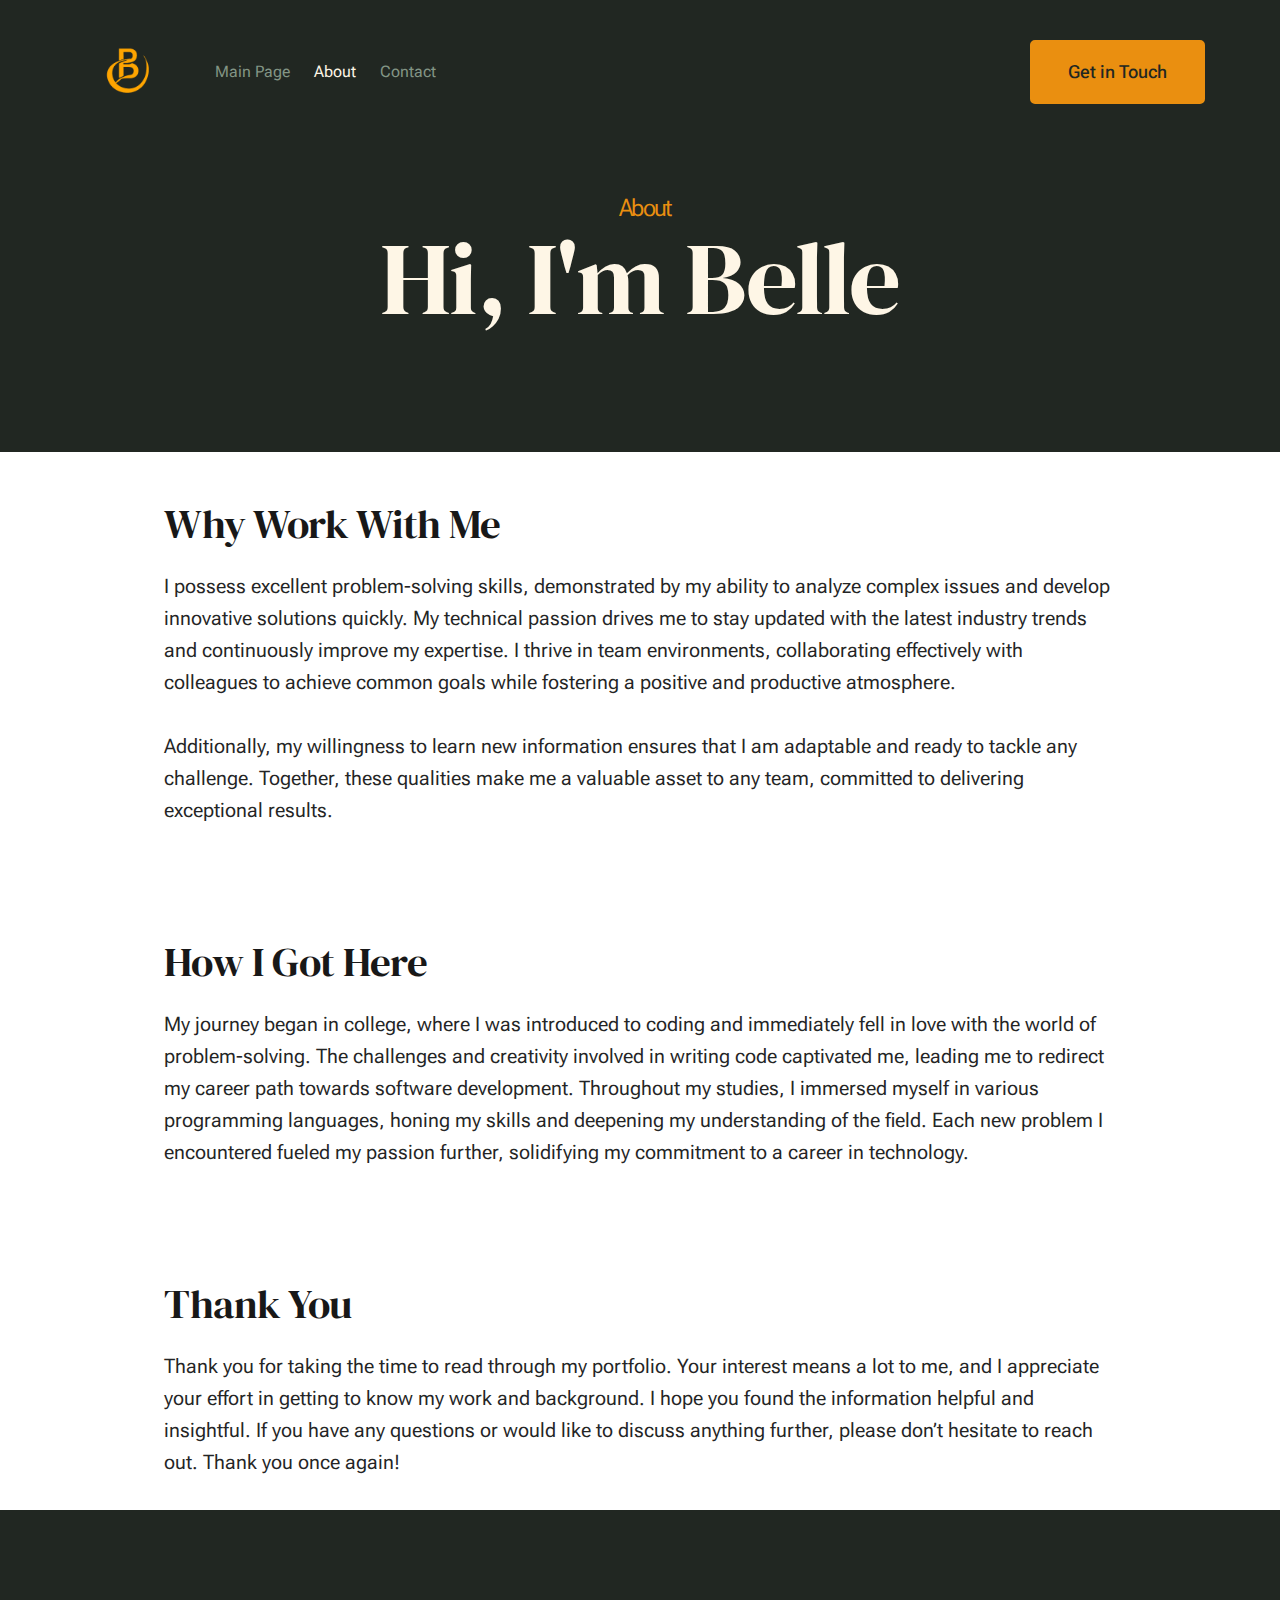
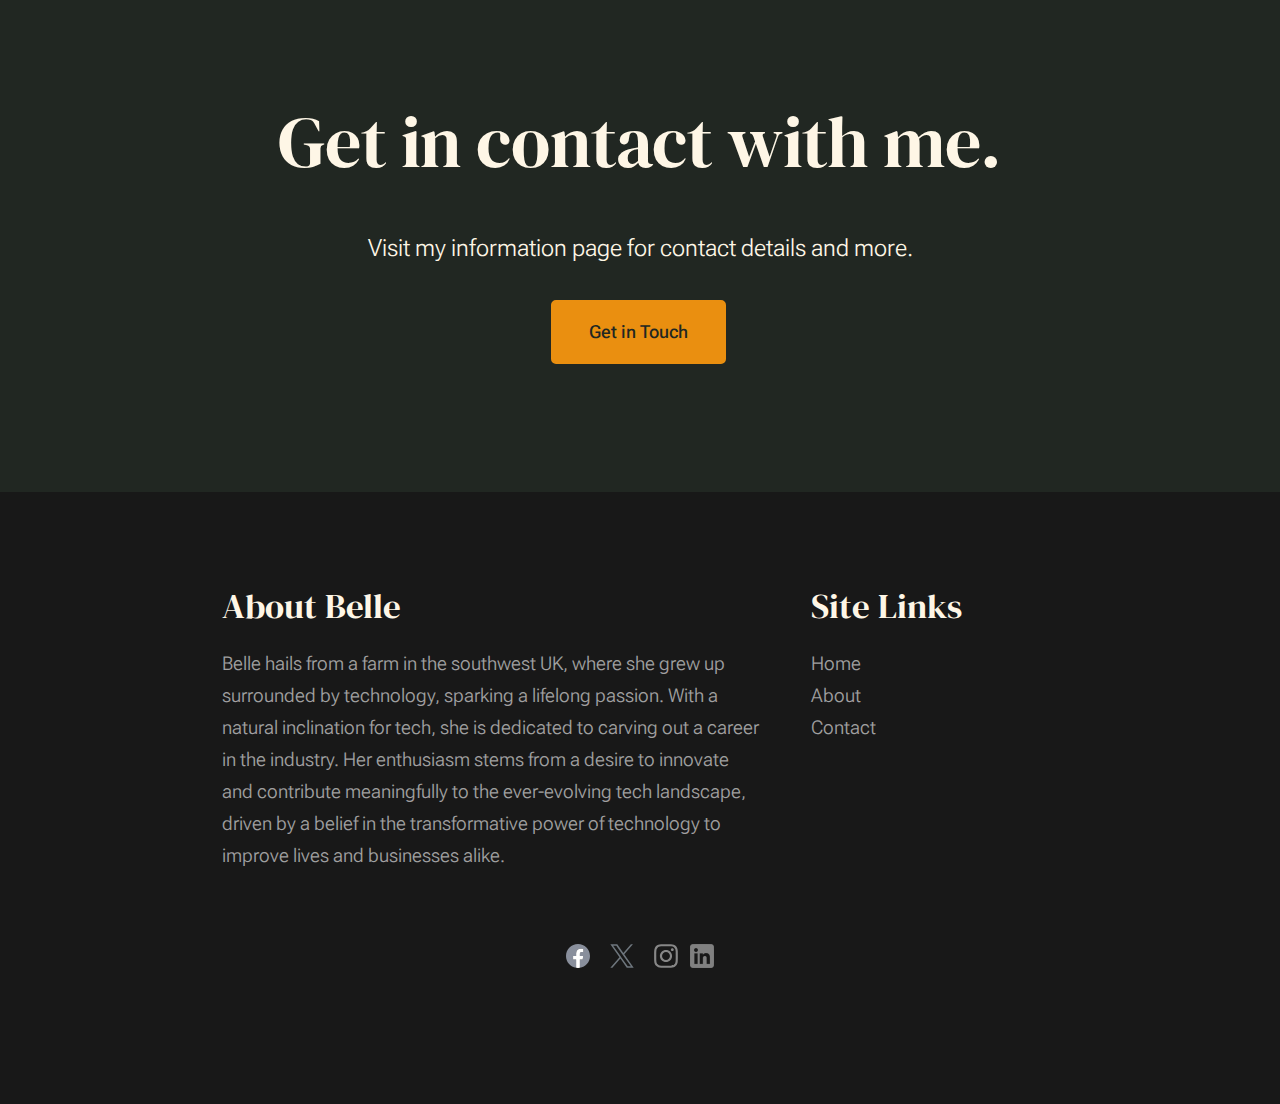
<file: about.html>
<!DOCTYPE html>
<html lang="en" class="no-js" >
<head>

    <meta charset="utf-8">
    <meta name="viewport" content="width=device-width, initial-scale=1">
    <title>About - Belle Mason</title>

    <script>
        document.documentElement.classList.remove('no-js');
        document.documentElement.classList.add('js');
    </script>

    
    <link rel="stylesheet" href="css/vendor.css">
    <link rel="stylesheet" href="css/styles.css">

   
    <link rel="apple-touch-icon" sizes="180x180" href="apple-touch-icon.png">
    <link rel="icon" type="image/png" sizes="32x32" href="./image(1).png">
    <link rel="icon" type="image/png" sizes="16x16" href="./image(1).png">
    <link rel="manifest" href="site.webmanifest">

</head>


<body id="top">


   
    <div id="preloader">
        <div id="loader" class="dots-fade">
            <div></div>
            <div></div>
            <div></div>
        </div>
    </div>


    
    <div id="page" class="s-pagewrap">


        
        <header class="s-header">

            <div class="row s-header__inner width-sixteen-col">

                <div class="s-header__block">
                    <div class="s-header__logo">
                        <a class="logo" href="index.html">
                            <img src="images/image(1).png" alt="Homepage">
                        </a>
                    </div>

                    <a class="s-header__menu-toggle" href="#0"><span>Menu</span></a>
                </div> 

                <nav class="s-header__nav">
    
                    <ul class="s-header__menu-links">
                        <li><a href="index.html">Main Page</a></li>
                        <li class="current"><a href="about.html">About</a></li>
                        
                        <li><a href="contact.html">Contact</a></li>
                    </ul> 

                    <div class="s-header__contact">
                        <a href="contact.html" class="btn btn--primary s-header__contact-btn">Get in Touch</a>                        
                    </div> 
    
                </nav> 

            </div> 

        </header> 


        <section id="content" class="s-content">

               <section class="s-pageheader pageheader">
                    <div class="row">
                        <div class="column xl-12">
                            <h1 class="page-title">
                                <span class="page-title__small-type text-pretitle">About</span>
                                Hi, I'm Belle
                            </h1>
                            
                        </div>
                    </div>
               </section> 

               <!--<section class="s-pagecontent pagecontent">

                    <div class="row pageintro">
                        <div class="column xl-6 lg-12">
                            <h2 class="text-display-title">Some inspiring words to describe yourself</h2>
                        </div>
                        <div class="column xl-6 lg-12 u-flexitem-x-right">
                            <p class="lead">
                            Lorem ipsum dolor sit amet consectetur, adipisicing elit. Alias eos quas blanditiis, quos sint nostrum fugit aperiam 
                            inventore optio itaque molestias corporis, ipsa tenetur eligendi nihil iste porro, natus culpa consequuntur? Maxime, 
                            corporis tempore. Sed tenetur veritatis velit recusandae eum, molestiae voluptate ducimus laudantium esse illo 
                            doloribus atque eligendi deleniti iusto. 
                            </p>
                        </div>                       
                    </div>   
                    
                    <div class="row pagemedia">
                        <d class="column xl-12">
                            <figure class="page-media">                                
                                <img src="images/thumbs/about/about-1200.jpg" 
                                     srcset="images/thumbs/about/about-2400.jpg 2400w, 
                                             images/thumbs/about/about-1200.jpg 1200w, 
                                             images/thumbs/about/about-600.jpg 600w" sizes="(max-width: 2400px) 100vw, 2400px" alt="">
                            </figure>
                        </d>
                    </div> -->

                    <div class="row width-narrower pagemain">
                        <div class="column xl-12"> 

                            <h2 class="about-title">Why Work With Me</h2>
                            <p>
                                I possess excellent problem-solving skills, demonstrated by my ability to analyze complex issues and develop innovative solutions quickly. My technical passion drives me to stay updated with the latest industry trends and continuously improve my expertise. I thrive in team environments, collaborating effectively with colleagues to achieve common goals while fostering a positive and productive atmosphere.
                            </p>

                            <p>
                                Additionally, my willingness to learn new information ensures that I am adaptable and ready to tackle any challenge. Together, these qualities make me a valuable asset to any team, committed to delivering exceptional results.
                            </p>        

                            <h2 class="about-title">How I Got Here</h2>
                            <p>
                                My journey began in college, where I was introduced to coding and immediately fell in love with the world of problem-solving. 
                                The challenges and creativity involved in writing code captivated me, leading me to redirect my career path towards software development. 
                                Throughout my studies, I immersed myself in various programming languages, honing my skills and deepening my understanding of the field. 
                                Each new problem I encountered fueled my passion further, solidifying my commitment to a career in technology.
                            </p>

                            <p>
                            
                            </p>                   

                            <h2 class="about-title">Thank You</h2>
                            <p>
                                Thank you for taking the time to read through my portfolio. Your interest means a lot to me, and I appreciate your effort in getting 
                                to know my work and background. I hope you found the information helpful and insightful. If you have any questions or would like to 
                                discuss anything further, please don’t hesitate to reach out. Thank you once again!
                            </p>

                        </div> 
                    </div> 

               </section> 

               <!-- <section class="s-testimonials">

                    <div class="s-testimonials__header row row-x-center text-center">
                        <div class="column xl-8 lg-12">
        
                            <p class="text-pretitle">
                            Testimonials
                            </p>
                            <h3>
                            Reviews From Real Clients
                            </h3>                        
        
                        </div>
                    </div> end s-testimonials__header 

                    <div class="row s-testimonials__content">
                        <div class="column xl-12 testimonials">

                            <div class="swiper-container testimonials__slider page-slider">

                                <div class="swiper-wrapper">
                                    <div class="testimonials__slide swiper-slide">
                                        <p>
                                        Molestiae incidunt consequatur quis ipsa autem nam sit enim magni. Voluptas tempore rem. 
                                        Explicabo a quaerat sint autem dolore ducimus ut consequatur neque. Nisi dolores quaerat fuga rem nihil nostrum.
                                        Laudantium quia consequatur molestias.
                                        </p>
                                        <div class="testimonials__author">
                                            <img src="images/avatars/user-01.jpg" alt="Author image" class="testimonials__avatar">
                                            <cite class="testimonials__cite">
                                                <strong>John Rockefeller</strong>
                                                <span>Standard Oil Co.</span>
                                            </cite>
                                        </div>
                                    </div>
                                    <div class="testimonials__slide swiper-slide">
                                        <p>
                                        Voluptas tempore rem. Molestiae incidunt consequatur quis ipsa autem nam sit enim magni. 
                                        Explicabo a quaerat sint autem dolore ducimus ut consequatur neque. Nisi dolores quaerat fuga rem nihil nostrum.
                                        Laudantium quia consequatur molestias.
                                        </p>
                                        <div class="testimonials__author">
                                            <img src="images/avatars/user-04.jpg" alt="Author image" class="testimonials__avatar">
                                            <cite class="testimonials__cite">
                                                <strong>Andrew Carnegie</strong>
                                                <span>Carnegie Steel Co.</span>
                                            </cite>
                                        </div>
                                    </div>
                                    <div class="testimonials__slide swiper-slide">
                                        <p>
                                        Nisi dolores quaerat fuga rem nihil nostrum. Molestiae incidunt consequatur quis ipsa autem nam sit enim magni. 
                                        Voluptas tempore rem. Explicabo a quaerat sint autem dolore ducimus ut consequatur neque. 
                                        Laudantium quia consequatur molestias.
                                        </p>
                                        <div class="testimonials__author">
                                            <img src="images/avatars/user-06.jpg" alt="Author image" class="testimonials__avatar">
                                            <cite class="testimonials__cite">
                                                <strong>Henry Ford</strong>
                                                <span>Ford Motor Co.</span>
                                            </cite>
                                        </div>
                                    </div>
                                    <div class="testimonials__slide swiper-slide">
                                        <p>
                                        Molestiae incidunt consequatur quis ipsa autem nam sit enim magni. Voluptas tempore rem. 
                                        Explicabo a quaerat sint autem dolore ducimus ut consequatur neque. Nisi dolores quaerat fuga rem nihil nostrum.
                                        Laudantium quia consequatur molestias.
                                        </p>
                                        <div class="testimonials__author">
                                            <img src="images/avatars/user-02.jpg" alt="Author image" class="testimonials__avatar">
                                            <cite class="testimonials__cite">
                                                <strong>John Morgan</strong>
                                                <span>JP Morgan & Co.</span>
                                            </cite>
                                        </div>
                                    </div> 
                                </div>  

                                <div class="swiper-pagination"></div>

                            </div> 

                        </div> 
                    </div> 

               </section> 

        </section> -->

      
        <section id="cta" class="s-cta">

            <div class="row row-x-center text-center">
                <div class="column xl-8 lg-12">

                    <div class="s-cta__content">
                        <h2 class="text-display-title">
                        Get in contact with me.
                        </h2>
                        <p class="lead">
                            Visit my information page for contact details and more.
                        </p>
                        <a href="contact.html" class="btn btn--primary">Get in Touch</a>
                    </div>

                </div>
            </div>

        </section> 


       
        <footer class="s-footer">
            <div class="row s-footer__content">
                <div class="column xl-6 lg-6 md-12 s-footer__block s-footer__about">                    
                    <h3>About Belle</h3>
                    <p>
                        Belle hails from a farm in the southwest UK, where she grew up surrounded by technology, sparking a lifelong passion. With a natural inclination for tech, she is dedicated to carving out a career in the industry. Her enthusiasm stems from a desire to innovate and contribute meaningfully to the ever-evolving tech landscape, driven by a belief in the transformative power of technology to improve lives and businesses alike.
                    </p>               
                </div>                
                <div class="column xl-3 lg-6 md-12 s-footer__block s-footer__site-links">
                    <h3>Site Links</h3>
                    <ul class="link-list">
                        <li><a href="index.html">Home</a></li>
                        <li><a href="about.html">About</a></li>
                        <li><a href="contact.html">Contact</a></li>
                    </ul>
                </div>
                
                <!--<div class="column xl-3 lg-6 md-12 tab-12 s-footer__block s-footer__newsletter">
                    <h3>Newsletter</h3>

                    <p>
                    Lorem ipsum dolor sit amet consectetur, adipisicing elit. Facere ratione dignissimos.
                    </p>

                    <div class="subscribe-form">
                        <form id="mc-form" class="mc-form">
                            <input type="email" name="EMAIL" id="mce-EMAIL" class="u-fullwidth text-center" placeholder="Your Email Address" title="The domain portion of the email address is invalid (the portion after the @)." pattern="^([^\x00-\x20\x22\x28\x29\x2c\x2e\x3a-\x3c\x3e\x40\x5b-\x5d\x7f-\xff]+|\x22([^\x0d\x22\x5c\x80-\xff]|\x5c[\x00-\x7f])*\x22)(\x2e([^\x00-\x20\x22\x28\x29\x2c\x2e\x3a-\x3c\x3e\x40\x5b-\x5d\x7f-\xff]+|\x22([^\x0d\x22\x5c\x80-\xff]|\x5c[\x00-\x7f])*\x22))*\x40([^\x00-\x20\x22\x28\x29\x2c\x2e\x3a-\x3c\x3e\x40\x5b-\x5d\x7f-\xff]+|\x5b([^\x0d\x5b-\x5d\x80-\xff]|\x5c[\x00-\x7f])*\x5d)(\x2e([^\x00-\x20\x22\x28\x29\x2c\x2e\x3a-\x3c\x3e\x40\x5b-\x5d\x7f-\xff]+|\x5b([^\x0d\x5b-\x5d\x80-\xff]|\x5c[\x00-\x7f])*\x5d))*(\.\w{2,})+$" required>
                            <input type="submit" name="subscribe" value="Subscribe" class="btn btn--primary btn--small u-fullwidth">
                                 <div style="position: absolute; left: -5000px;" aria-hidden="true"><input type="text" name="b_cdb7b577e41181934ed6a6a44_9a91cfe7b3" tabindex="-1" value=""></div> 
                            <div class="mc-status"></div>
                        </form>
                    </div>
                </div>-->
            </div>    
            
                <div class="row s-footer__bottom">
                    <div class="column xl-6 lg-12">
                        <ul class="s-footer__social social-list">
                            <li>
                                <a href="https://www.facebook.com" target="_blank">
                                    <img src="./images/icons/facebook-logo-2019.svg">
                                    <span class="u-screen-reader-text">Facebook</span>
                                </a>
                            </li>
                            <li>
                                <a href="https://www.x.com/S0MBERNESS" target="_blank">
                                    <img src="./images/icons/X Grey.svg">
                                    <span class="u-screen-reader-text">Twitter</span>
                                </a>
                            </li>
                            <li>
                                <a href="https://instagram.com/belleeeuh" target="_blank">
                                    <img src="./images/icons/instagram-grey-outline-22754.svg">
                                    <span class="u-screen-reader-text">Instagram</span>
                                </a>
                            </li>
                            <li>
                                <a href="https://www.linkedin.com/in/belle-mason-b012ba315/" target="_blank">
                                    <img src="./images/icons/linkedin-3-24.png"> 
                                    <span class="u-screen-reader-text">Linkedin</span>
                                </a>
                            </li>
                        </ul> 
                    </div>
                    <!--<div class="column xl-6 lg-12">
                        <p class="ss-copyright">
                            <span>© Copyright Monica 2022</span> 
                            <span>Design by <a href="https://www.styleshout.com/">StyleShout</a> Distribution By <a href="https://themewagon.com">ThemeWagon</a></span>
                        </p>
                    --></div>

                <!--<div class="ss-go-top">
                    <a class="smoothscroll" title="Back to Top" href="#top">
                        <svg xmlns="http://www.w3.org/2000/svg" viewBox="0 0 24 24" width="36" height="36" fill="none" stroke="#ffffff" stroke-width="1" stroke-linecap="round" stroke-linejoin="round">&lt;!--!  Atomicons Free 1.00 by @atisalab License - https://atomicons.com/license/ (Icons: CC BY 4.0) Copyright 2021 Atomicons --&gt;<polyline points="17 11 12 6 7 11"></polyline><line x1="12" y1="18" x2="12" y2="6"></line></svg>
                    </a>
                </div> -->
            </div>
            
        </footer> 

    </div> 

   
    <script src="js/plugins.js"></script>
    <script src="js/main.js"></script>

</body>
</html>
</file>
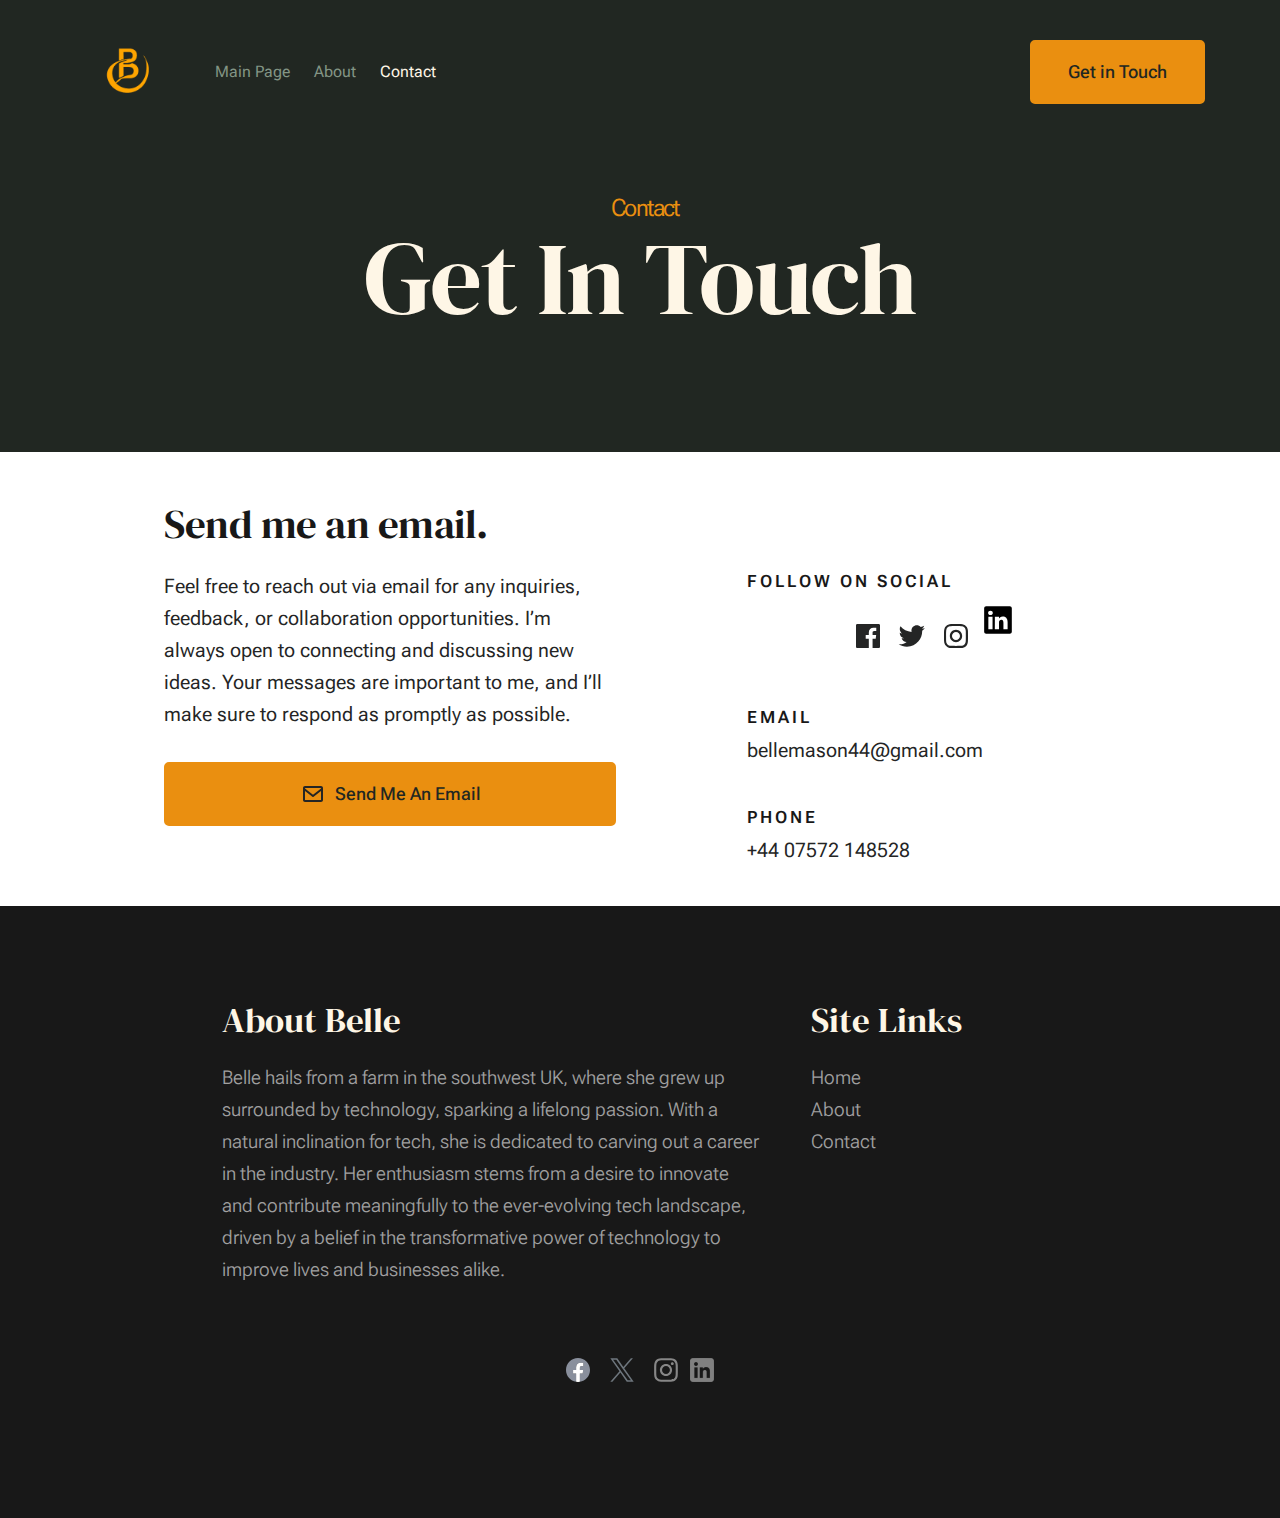
<file: contact.html>
<!DOCTYPE html>
<html lang="en" class="no-js" >
<head>

    
    <meta charset="utf-8">
    <meta name="viewport" content="width=device-width, initial-scale=1">
    <title>Contact - Belle Mason</title>

    <script>
        document.documentElement.classList.remove('no-js');
        document.documentElement.classList.add('js');
    </script>

    
    <link rel="stylesheet" href="css/vendor.css">
    <link rel="stylesheet" href="css/styles.css">

   
    <link rel="apple-touch-icon" sizes="180x180" href="apple-touch-icon.png">
    <link rel="icon" type="image/png" sizes="32x32" href="./image(1).png">
    <link rel="icon" type="image/png" sizes="16x16" href="./image(1).png">
    <link rel="manifest" href="site.webmanifest">

</head>


<body id="top">


    
    <div id="preloader">
        <div id="loader" class="dots-fade">
            <div></div>
            <div></div>
            <div></div>
        </div>
    </div>


   
    <div id="page" class="s-pagewrap">


        
        <header class="s-header">
            <div class="row s-header__inner width-sixteen-col">

                <div class="s-header__block">
                    <div class="s-header__logo">
                        <a class="logo" href="index.html">
                            <img src="images/image(1).png" alt="Homepage">
                        </a>
                    </div>

                    <a class="s-header__menu-toggle" href="#0"><span>Menu</span></a>
                </div> 

                <nav class="s-header__nav">
    
                    <ul class="s-header__menu-links">
                        <li><a href="index.html">Main Page</a></li>
                        <li><a href="about.html">About</a></li>
                        <!--<li><a href="services.html">Services</a></li>
                        <li><a href="blog.html">Journal</a></li> -->
                        <li class="current"><a href="contact.html">Contact</a></li>
                    </ul> 

                    <div class="s-header__contact">
                        <a href="contact.html" class="btn btn--primary s-header__contact-btn">Get in Touch</a>                        
                    </div> 
    
                </nav> 

            </div> 
        </header> 


       
        <section id="content" class="s-content">

               <section class="s-pageheader pageheader">
                    <div class="row">
                        <div class="column xl-12">
                            <h1 class="page-title">
                                <span class="page-title__small-type text-pretitle">Contact</span>
                                Get In Touch
                            </h1>                            
                        </div>
                    </div>
               </section>  

               <!--<section class="s-pagecontent pagecontent">

                    <div class="row pageintro">
                        <div class="column xl-6 lg-12">
                            <h2 class="text-display-title">Let's take your business to the next level.</h2>
                        </div>
                        <div class="column xl-6 lg-12 u-flexitem-x-right">
                            <p class="lead">
                            Lorem ipsum dolor sit amet consectetur, adipisicing elit. Alias eos quas blanditiis, quos sint nostrum fugit aperiam 
                            inventore optio itaque molestias corporis, ipsa tenetur eligendi nihil iste porro, natus culpa consequuntur. Maxime, 
                            corporis tempore. Sed tenetur veritatis velit recusandae eum, molestiae voluptate ducimus laudantium esse illo. 
                            </p>
                        </div>                       
                    </div> 
                    
                    <div class="row pagemedia">
                        <d class="column xl-12">
                            <figure class="page-media">                                
                                <img src="images/thumbs/contact/contact-1200.jpg" 
                                     srcset="images/thumbs/contact/contact-2400.jpg 2400w, 
                                             images/thumbs/contact/contact-1200.jpg 1200w, 
                                             images/thumbs/contact/contact-600.jpg 600w" sizes="(max-width: 2400px) 100vw, 2400px" alt="">
                            </figure>
                        </d>
                    </div> -->

                    <div class="row width-narrower pagemain">
                        <div class="column xl-12">
                            <h2 class="contact-email">Send me an email.</h2>

                            <div class="row">
                                <div class="column xl-6 md-12 contact-cta">     
                                    <p>
                                        Feel free to reach out via email for any inquiries, feedback, or collaboration opportunities. I’m always open to connecting and discussing new ideas. Your messages are important to me, and I’ll make sure to respond as promptly as possible.
                                    </p>
        
                                    <a href="mailto:bellemason44@gmail.com" class="btn btn--primary u-fullwidth contact-btn">
                                        <svg xmlns="http://www.w3.org/2000/svg" width="24" height="24" viewBox="0 0 24 24" style="fill: rgba(0, 0, 0, 1);transform: ;msFilter:;"><path d="M20 4H4c-1.103 0-2 .897-2 2v12c0 1.103.897 2 2 2h16c1.103 0 2-.897 2-2V6c0-1.103-.897-2-2-2zm0 2v.511l-8 6.223-8-6.222V6h16zM4 18V9.044l7.386 5.745a.994.994 0 0 0 1.228 0L20 9.044 20.002 18H4z"></path></svg>
                                        Send Me An Email
                                    </a>
                                </div> 
                                <div class="column xl-5 md-12 u-flexitem-x-right">

                                    <div class="contact-block">
                                        <h6>Follow On Social</h6>
                                        <ul class="contact-social social-list">
                                            <li>
                                                <a href="https://facebook.com" target="_blank">
                                                    <svg xmlns="http://www.w3.org/2000/svg" width="24" height="24" viewBox="0 0 24 24" style="fill:rgba(0, 0, 0, 1);transform:;-ms-filter:"><path d="M20,3H4C3.447,3,3,3.448,3,4v16c0,0.552,0.447,1,1,1h8.615v-6.96h-2.338v-2.725h2.338v-2c0-2.325,1.42-3.592,3.5-3.592 c0.699-0.002,1.399,0.034,2.095,0.107v2.42h-1.435c-1.128,0-1.348,0.538-1.348,1.325v1.735h2.697l-0.35,2.725h-2.348V21H20 c0.553,0,1-0.448,1-1V4C21,3.448,20.553,3,20,3z"></path></svg>
                                                    <span class="u-screen-reader-text">Facebook</span>
                                                </a>
                                            </li>
                                            <li>
                                                <a href="https://x.com/S0MBERNESS" target="_blank">
                                                    <svg xmlns="http://www.w3.org/2000/svg" width="24" height="24" viewBox="0 0 24 24" style="fill:rgba(0, 0, 0, 1);transform:;-ms-filter:"><path d="M19.633,7.997c0.013,0.175,0.013,0.349,0.013,0.523c0,5.325-4.053,11.461-11.46,11.461c-2.282,0-4.402-0.661-6.186-1.809 c0.324,0.037,0.636,0.05,0.973,0.05c1.883,0,3.616-0.636,5.001-1.721c-1.771-0.037-3.255-1.197-3.767-2.793 c0.249,0.037,0.499,0.062,0.761,0.062c0.361,0,0.724-0.05,1.061-0.137c-1.847-0.374-3.23-1.995-3.23-3.953v-0.05 c0.537,0.299,1.16,0.486,1.82,0.511C3.534,9.419,2.823,8.184,2.823,6.787c0-0.748,0.199-1.434,0.548-2.032 c1.983,2.443,4.964,4.04,8.306,4.215c-0.062-0.3-0.1-0.611-0.1-0.923c0-2.22,1.796-4.028,4.028-4.028 c1.16,0,2.207,0.486,2.943,1.272c0.91-0.175,1.782-0.512,2.556-0.973c-0.299,0.935-0.936,1.721-1.771,2.22 c0.811-0.088,1.597-0.312,2.319-0.624C21.104,6.712,20.419,7.423,19.633,7.997z"></path></svg>
                                                    <span class="u-screen-reader-text">Twitter</span>
                                                </a>
                                            </li>
                                            <li>
                                                <a href="https://instagram.com/belleeeuh" target="_blank">
                                                    <svg xmlns="http://www.w3.org/2000/svg" width="24" height="24" viewBox="0 0 24 24" style="fill:rgba(0, 0, 0, 1);transform:;-ms-filter:"><path d="M11.999,7.377c-2.554,0-4.623,2.07-4.623,4.623c0,2.554,2.069,4.624,4.623,4.624c2.552,0,4.623-2.07,4.623-4.624 C16.622,9.447,14.551,7.377,11.999,7.377L11.999,7.377z M11.999,15.004c-1.659,0-3.004-1.345-3.004-3.003 c0-1.659,1.345-3.003,3.004-3.003s3.002,1.344,3.002,3.003C15.001,13.659,13.658,15.004,11.999,15.004L11.999,15.004z"></path><circle cx="16.806" cy="7.207" r="1.078"></circle><path d="M20.533,6.111c-0.469-1.209-1.424-2.165-2.633-2.632c-0.699-0.263-1.438-0.404-2.186-0.42 c-0.963-0.042-1.268-0.054-3.71-0.054s-2.755,0-3.71,0.054C7.548,3.074,6.809,3.215,6.11,3.479C4.9,3.946,3.945,4.902,3.477,6.111 c-0.263,0.7-0.404,1.438-0.419,2.186c-0.043,0.962-0.056,1.267-0.056,3.71c0,2.442,0,2.753,0.056,3.71 c0.015,0.748,0.156,1.486,0.419,2.187c0.469,1.208,1.424,2.164,2.634,2.632c0.696,0.272,1.435,0.426,2.185,0.45 c0.963,0.042,1.268,0.055,3.71,0.055s2.755,0,3.71-0.055c0.747-0.015,1.486-0.157,2.186-0.419c1.209-0.469,2.164-1.424,2.633-2.633 c0.263-0.7,0.404-1.438,0.419-2.186c0.043-0.962,0.056-1.267,0.056-3.71s0-2.753-0.056-3.71C20.941,7.57,20.801,6.819,20.533,6.111z M19.315,15.643c-0.007,0.576-0.111,1.147-0.311,1.688c-0.305,0.787-0.926,1.409-1.712,1.711c-0.535,0.199-1.099,0.303-1.67,0.311 c-0.95,0.044-1.218,0.055-3.654,0.055c-2.438,0-2.687,0-3.655-0.055c-0.569-0.007-1.135-0.112-1.669-0.311 c-0.789-0.301-1.414-0.923-1.719-1.711c-0.196-0.534-0.302-1.099-0.311-1.669c-0.043-0.95-0.053-1.218-0.053-3.654 c0-2.437,0-2.686,0.053-3.655c0.007-0.576,0.111-1.146,0.311-1.687c0.305-0.789,0.93-1.41,1.719-1.712 c0.534-0.198,1.1-0.303,1.669-0.311c0.951-0.043,1.218-0.055,3.655-0.055c2.437,0,2.687,0,3.654,0.055 c0.571,0.007,1.135,0.112,1.67,0.311c0.786,0.303,1.407,0.925,1.712,1.712c0.196,0.534,0.302,1.099,0.311,1.669 c0.043,0.951,0.054,1.218,0.054,3.655c0,2.436,0,2.698-0.043,3.654H19.315z"></path></svg>
                                                    <span class="u-screen-reader-text">Instagram</span>
                                                </a>
                                            </li>
                                            <li>
                                                <a href="https://linkedin.com/https://www.linkedin.com/in/belle-mason-b012ba315/" target="_blank">
                                                    <img class="linkedin-ref" src="./images/icons/black-linkedin-logo-15915.svg">
                                                    <span class="u-screen-reader-text">Linkedin</span>
                                                </a>
                                            </li>
                                        </ul> 
                                    </div>

                                    <div class="contact-block">
                                        <h6>Email</h6>
                                        <a href="mailto:#0">bellemason44@gmail.com</a>
                                    </div>

                                    <div class="contact-block">
                                        <h6>Phone</h6>
                                        <ul class="contact-list">
                                            <li><a href="tel:07572148528">+44 07572 148528</a></li>
                                            
                                        </ul>
                                    </div>

                                </div>
                            </div>
                        </div>                        
                    </div> 

               </section> 

               <!--<section class="s-testimonials">

                    <div class="s-testimonials__header row row-x-center text-center">
                        <div class="column xl-8 lg-12">
        
                            <p class="text-pretitle">
                            Testimonials
                            </p>
                            <h3>
                            Reviews From Real Clients
                            </h3>                        
        
                        </div>
                    </div> <--end s-testimonials__header 

                    <div class="row s-testimonials__content">
                        <div class="column xl-12 testimonials">

                            <div class="swiper-container testimonials__slider page-slider">

                                <div class="swiper-wrapper">
                                    <div class="testimonials__slide swiper-slide">
                                        <p>
                                        Molestiae incidunt consequatur quis ipsa autem nam sit enim magni. Voluptas tempore rem. 
                                        Explicabo a quaerat sint autem dolore ducimus ut consequatur neque. Nisi dolores quaerat fuga rem nihil nostrum.
                                        Laudantium quia consequatur molestias.
                                        </p>
                                        <div class="testimonials__author">
                                            <img src="images/avatars/user-01.jpg" alt="Author image" class="testimonials__avatar">
                                            <cite class="testimonials__cite">
                                                <strong>John Rockefeller</strong>
                                                <span>Standard Oil Co.</span>
                                            </cite>
                                        </div>
                                    </div>
                                    <div class="testimonials__slide swiper-slide">
                                        <p>
                                        Voluptas tempore rem. Molestiae incidunt consequatur quis ipsa autem nam sit enim magni. 
                                        Explicabo a quaerat sint autem dolore ducimus ut consequatur neque. Nisi dolores quaerat fuga rem nihil nostrum.
                                        Laudantium quia consequatur molestias.
                                        </p>
                                        <div class="testimonials__author">
                                            <img src="images/avatars/user-04.jpg" alt="Author image" class="testimonials__avatar">
                                            <cite class="testimonials__cite">
                                                <strong>Andrew Carnegie</strong>
                                                <span>Carnegie Steel Co.</span>
                                            </cite>
                                        </div>
                                    </div>
                                    <div class="testimonials__slide swiper-slide">
                                        <p>
                                        Nisi dolores quaerat fuga rem nihil nostrum. Molestiae incidunt consequatur quis ipsa autem nam sit enim magni. 
                                        Voluptas tempore rem. Explicabo a quaerat sint autem dolore ducimus ut consequatur neque. 
                                        Laudantium quia consequatur molestias.
                                        </p>
                                        <div class="testimonials__author">
                                            <img src="images/avatars/user-06.jpg" alt="Author image" class="testimonials__avatar">
                                            <cite class="testimonials__cite">
                                                <strong>Henry Ford</strong>
                                                <span>Ford Motor Co.</span>
                                            </cite>
                                        </div>
                                    </div>
                                    <div class="testimonials__slide swiper-slide">
                                        <p>
                                        Molestiae incidunt consequatur quis ipsa autem nam sit enim magni. Voluptas tempore rem. 
                                        Explicabo a quaerat sint autem dolore ducimus ut consequatur neque. Nisi dolores quaerat fuga rem nihil nostrum.
                                        Laudantium quia consequatur molestias.
                                        </p>
                                        <div class="testimonials__author">
                                            <img src="images/avatars/user-02.jpg" alt="Author image" class="testimonials__avatar">
                                            <cite class="testimonials__cite">
                                                <strong>John Morgan</strong>
                                                <span>JP Morgan & Co.</span>
                                            </cite>
                                        </div>
                                    </div> 
                                </div> 

                                <div class="swiper-pagination"></div>

                            </div> 

                        </div> 
                    </div> 

               </section> 

        </section> -->

       
        <footer class="s-footer">
            <div class="row s-footer__content">
                <div class="column xl-6 lg-6 md-12 s-footer__block s-footer__about">                    
                    <h3>About Belle</h3>
                    <p>
                        Belle hails from a farm in the southwest UK, where she grew up surrounded by technology, sparking a lifelong passion. With a natural inclination for tech, she is dedicated to carving out a career in the industry. Her enthusiasm stems from a desire to innovate and contribute meaningfully to the ever-evolving tech landscape, driven by a belief in the transformative power of technology to improve lives and businesses alike.
                    </p>               
                </div>                
                <div class="column xl-3 lg-6 md-12 s-footer__block s-footer__site-links">
                    <h3>Site Links</h3>
                    <ul class="link-list">
                        <li><a href="index.html">Home</a></li>
                        <!--<li><a href="services.html">Services</a></li>-->
                        <!--<li><a href="blog.html">Journal</a></li>-->
                        <li><a href="about.html">About</a></li>
                        <li><a href="contact.html">Contact</a></li>
                        
                    </ul>
                </div>
                
                <!--<div class="column xl-3 lg-6 md-12 tab-12 s-footer__block s-footer__newsletter">
                    <h3>Newsletter</h3>

                    <p>
                    Lorem ipsum dolor sit amet consectetur, adipisicing elit. Facere ratione dignissimos.
                    </p>

                    <div class="subscribe-form">
                        <form id="mc-form" class="mc-form">
                            <input type="email" name="EMAIL" id="mce-EMAIL" class="u-fullwidth text-center" placeholder="Your Email Address" title="The domain portion of the email address is invalid (the portion after the @)." pattern="^([^\x00-\x20\x22\x28\x29\x2c\x2e\x3a-\x3c\x3e\x40\x5b-\x5d\x7f-\xff]+|\x22([^\x0d\x22\x5c\x80-\xff]|\x5c[\x00-\x7f])*\x22)(\x2e([^\x00-\x20\x22\x28\x29\x2c\x2e\x3a-\x3c\x3e\x40\x5b-\x5d\x7f-\xff]+|\x22([^\x0d\x22\x5c\x80-\xff]|\x5c[\x00-\x7f])*\x22))*\x40([^\x00-\x20\x22\x28\x29\x2c\x2e\x3a-\x3c\x3e\x40\x5b-\x5d\x7f-\xff]+|\x5b([^\x0d\x5b-\x5d\x80-\xff]|\x5c[\x00-\x7f])*\x5d)(\x2e([^\x00-\x20\x22\x28\x29\x2c\x2e\x3a-\x3c\x3e\x40\x5b-\x5d\x7f-\xff]+|\x5b([^\x0d\x5b-\x5d\x80-\xff]|\x5c[\x00-\x7f])*\x5d))*(\.\w{2,})+$" required>
                            <input type="submit" name="subscribe" value="Subscribe" class="btn btn--primary btn--small u-fullwidth">
                                 <div style="position: absolute; left: -5000px;" aria-hidden="true"><input type="text" name="b_cdb7b577e41181934ed6a6a44_9a91cfe7b3" tabindex="-1" value=""></div> 
                            <div class="mc-status"></div>
                        </form>
                    </div>
                </div>-->
            </div>    
            
                <div class="row s-footer__bottom">
                    <div class="column xl-6 lg-12">
                        <ul class="s-footer__social social-list">
                            <li>
                                <a href="https://www.facebook.com" target="_blank">
                                    <img src="./images/icons/facebook-logo-2019.svg">
                                    <span class="u-screen-reader-text">Facebook</span>
                                </a>
                            </li>
                            <li>
                                <a href="https://www.x.com/S0MBERNESS" target="_blank">
                                    <img src="./images/icons/X Grey.svg">
                                    <span class="u-screen-reader-text">Twitter</span>
                                </a>
                            </li>
                            <li>
                                <a href="https://instagram.com/belleeeuh" target="_blank">
                                    <img src="./images/icons/instagram-grey-outline-22754.svg">
                                    <span class="u-screen-reader-text">Instagram</span>
                                </a>
                            </li>
                            <li>
                                <a href="https://www.linkedin.com/in/belle-mason-b012ba315/" target="_blank">
                                    <img src="./images/icons/linkedin-3-24.png"> 
                                    <span class="u-screen-reader-text">Linkedin</span>
                                </a>
                            </li>
                        </ul> 
                    </div>
                    <!--<div class="column xl-6 lg-12">
                        <p class="ss-copyright">
                            <span>© Copyright Monica 2022</span> 
                            <span>Design by <a href="https://www.styleshout.com/">StyleShout</a> Distribution By <a href="https://themewagon.com">ThemeWagon</a></span>
                        </p>
                    --></div>

                <!--<div class="ss-go-top">
                    <a class="smoothscroll" title="Back to Top" href="#top">
                        <svg xmlns="http://www.w3.org/2000/svg" viewBox="0 0 24 24" width="36" height="36" fill="none" stroke="#ffffff" stroke-width="1" stroke-linecap="round" stroke-linejoin="round">&lt;!--!  Atomicons Free 1.00 by @atisalab License - https://atomicons.com/license/ (Icons: CC BY 4.0) Copyright 2021 Atomicons --&gt;<polyline points="17 11 12 6 7 11"></polyline><line x1="12" y1="18" x2="12" y2="6"></line></svg>
                    </a>
                </div> -->
            </div>
            
        </footer> 

    </div> 

    
    <script src="js/plugins.js"></script>
    <script src="js/main.js"></script>

</body>
</html>
</file>
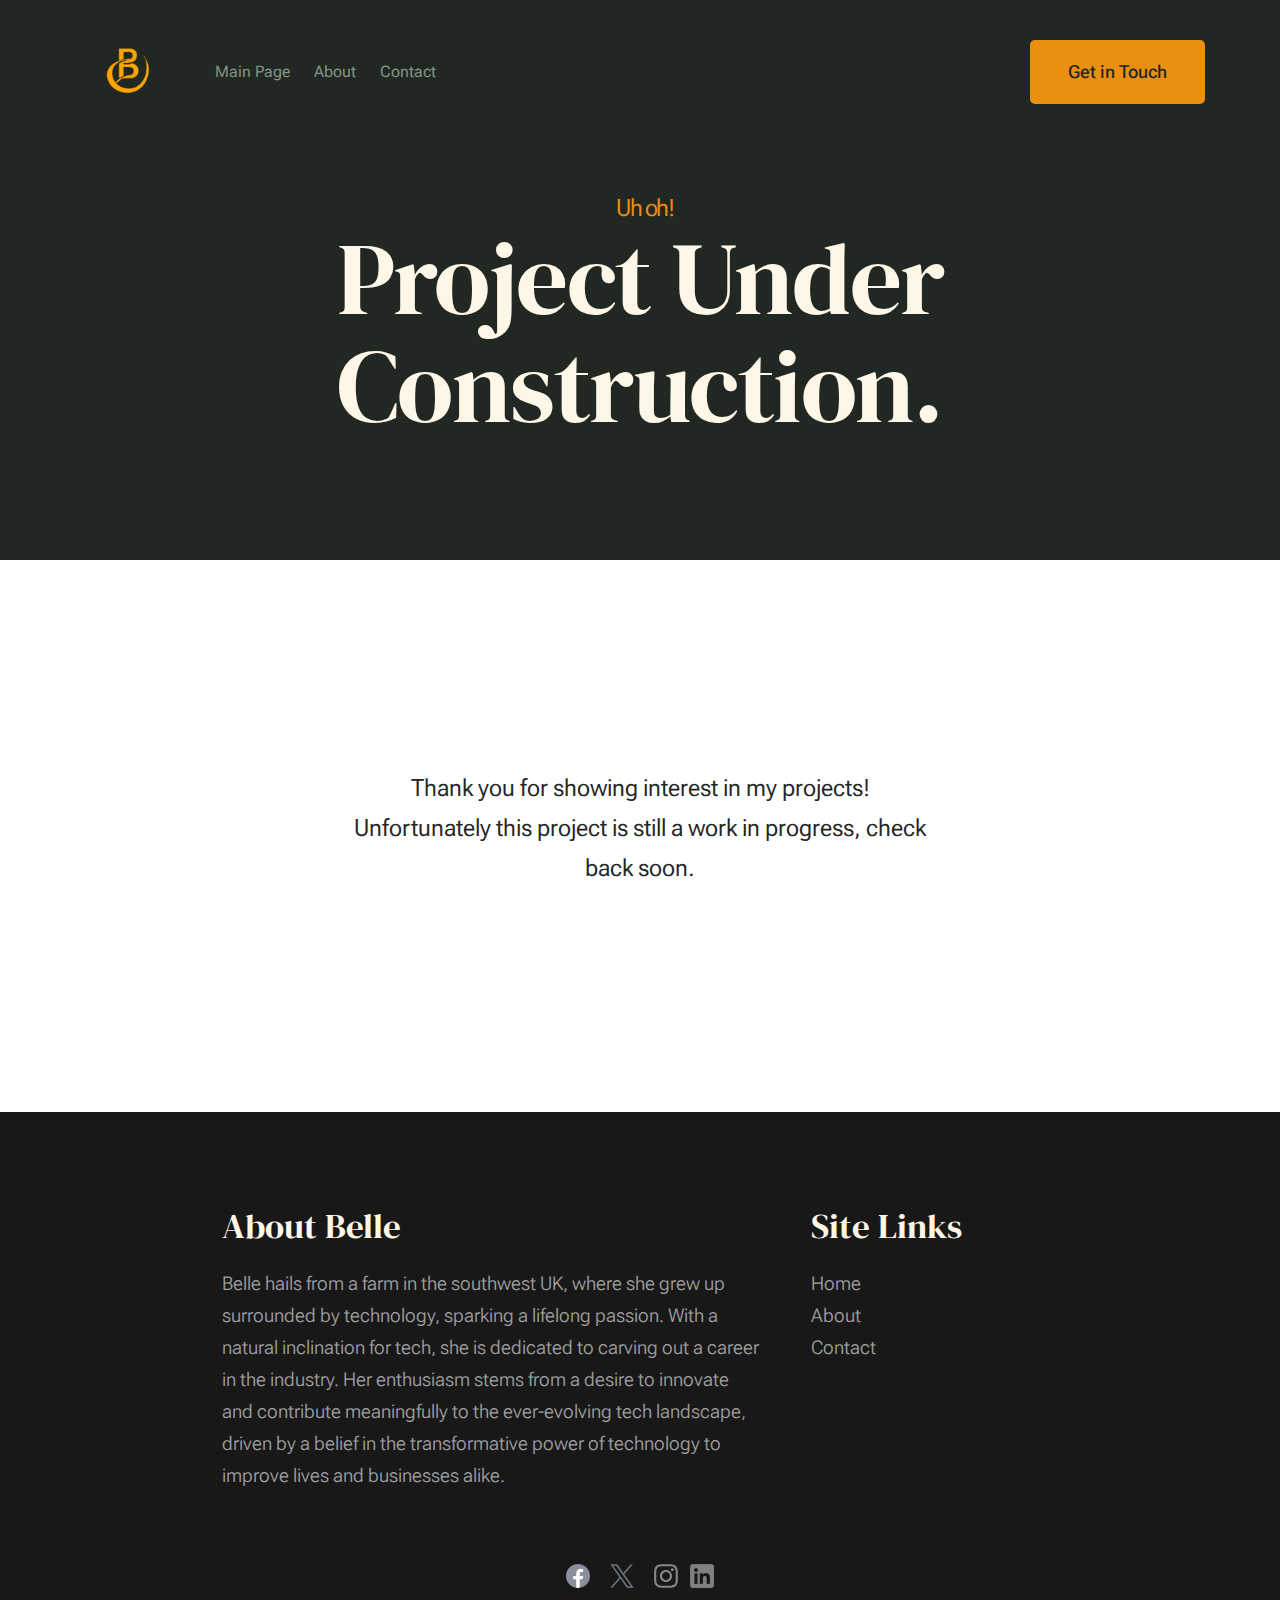
<file: WIP.html>
<!DOCTYPE html>
<html lang="en" class="no-js" >
<head>

    
    <meta charset="utf-8">
    <meta name="viewport" content="width=device-width, initial-scale=1">
    <title>WIP - Belle Mason</title>

    <script>
        document.documentElement.classList.remove('no-js');
        document.documentElement.classList.add('js');
    </script>

   
    <link rel="stylesheet" href="css/vendor.css">
    <link rel="stylesheet" href="css/styles.css">

    
    <link rel="apple-touch-icon" sizes="180x180" href="apple-touch-icon.png">
    <link rel="icon" type="image/png" sizes="32x32" href="./image(1).png">
    <link rel="icon" type="image/png" sizes="16x16" href="./image(1).png">
    <link rel="manifest" href="site.webmanifest">

</head>


<body id="top">


   
    <div id="preloader">
        <div id="loader" class="dots-fade">
            <div></div>
            <div></div>
            <div></div>
        </div>
    </div>


    
    <div id="page" class="s-pagewrap">


        
        <header class="s-header">
            <div class="row s-header__inner width-sixteen-col">

                <div class="s-header__block">
                    <div class="s-header__logo">
                        <a class="logo" href="index.html">
                            <img src="images/image(1).png" alt="Homepage">
                        </a>
                    </div>

                    <a class="s-header__menu-toggle" href="#0"><span>Menu</span></a>
                </div> 

                <nav class="s-header__nav">
    
                    <ul class="s-header__menu-links">
                        <li><a href="index.html">Main Page</a></li>
                        <li><a href="about.html">About</a></li>
                        <!--<li><a href="blog.html">Journal</a></li>-->
                        <li><a href="contact.html">Contact</a></li>
                    </ul> 

                    <div class="s-header__contact">
                        <a href="contact.html" class="btn btn--primary s-header__contact-btn">Get in Touch</a>                        
                    </div> 
    
                </nav> 

            </div> 
        </header> 


        
        <section id="content" class="s-content">

               <section class="s-pageheader pageheader">
                    <div class="row">
                        <div class="column xl-12">
                            <h1 class="page-title">
                                <span class="page-title__small-type text-pretitle">Uh oh!</span>
                                Project Under Construction.
                            </h1>                            
                        </div>
                    </div>
               </section>   

               <section class="s-pagecontent pagecontent">

                    <div class="row pageintro">
                            <!--<h2 class="text-display-title">Let's take your business to the next level.</h2><!-->
                        </div>
                        <div class="column xl-6 lg-12 u-flexitem-x-center">
                            <p class="lead">
                            Thank you for showing interest in my projects! Unfortunately this project is still a work in progress, check back soon.
                            </p>
                            
                        </div> 
                        <br>
                        <br>
                        <br>                   
                    </div> 
                    <footer class="s-footer">
                        <div class="row s-footer__content">
                            <div class="column xl-6 lg-6 md-12 s-footer__block s-footer__about">                    
                                <h3>About Belle</h3>
                                <p>
                                    Belle hails from a farm in the southwest UK, where she grew up surrounded by technology, sparking a lifelong passion. With a natural inclination for tech, she is dedicated to carving out a career in the industry. Her enthusiasm stems from a desire to innovate and contribute meaningfully to the ever-evolving tech landscape, driven by a belief in the transformative power of technology to improve lives and businesses alike.
                                </p>               
                            </div>                
                            <div class="column xl-3 lg-6 md-12 s-footer__block s-footer__site-links">
                                <h3>Site Links</h3>
                                <ul class="link-list">
                                    <li><a href="index.html">Home</a></li>
                                    <!--<li><a href="services.html">Services</a></li>-->
                                    <!--<li><a href="blog.html">Journal</a></li>-->
                                    <li><a href="about.html">About</a></li>
                                    <li><a href="contact.html">Contact</a></li>
                                    
                                </ul>
                            </div>
                            
                            <!--<div class="column xl-3 lg-6 md-12 tab-12 s-footer__block s-footer__newsletter">
                                <h3>Newsletter</h3>
            
                                <p>
                                Lorem ipsum dolor sit amet consectetur, adipisicing elit. Facere ratione dignissimos.
                                </p>
            
                                <div class="subscribe-form">
                                    <form id="mc-form" class="mc-form">
                                        <input type="email" name="EMAIL" id="mce-EMAIL" class="u-fullwidth text-center" placeholder="Your Email Address" title="The domain portion of the email address is invalid (the portion after the @)." pattern="^([^\x00-\x20\x22\x28\x29\x2c\x2e\x3a-\x3c\x3e\x40\x5b-\x5d\x7f-\xff]+|\x22([^\x0d\x22\x5c\x80-\xff]|\x5c[\x00-\x7f])*\x22)(\x2e([^\x00-\x20\x22\x28\x29\x2c\x2e\x3a-\x3c\x3e\x40\x5b-\x5d\x7f-\xff]+|\x22([^\x0d\x22\x5c\x80-\xff]|\x5c[\x00-\x7f])*\x22))*\x40([^\x00-\x20\x22\x28\x29\x2c\x2e\x3a-\x3c\x3e\x40\x5b-\x5d\x7f-\xff]+|\x5b([^\x0d\x5b-\x5d\x80-\xff]|\x5c[\x00-\x7f])*\x5d)(\x2e([^\x00-\x20\x22\x28\x29\x2c\x2e\x3a-\x3c\x3e\x40\x5b-\x5d\x7f-\xff]+|\x5b([^\x0d\x5b-\x5d\x80-\xff]|\x5c[\x00-\x7f])*\x5d))*(\.\w{2,})+$" required>
                                        <input type="submit" name="subscribe" value="Subscribe" class="btn btn--primary btn--small u-fullwidth">
                                             <div style="position: absolute; left: -5000px;" aria-hidden="true"><input type="text" name="b_cdb7b577e41181934ed6a6a44_9a91cfe7b3" tabindex="-1" value=""></div> 
                                        <div class="mc-status"></div>
                                    </form>
                                </div>
                            </div>-->
                        </div>    
                        
                            <div class="row s-footer__bottom">
                                <div class="column xl-6 lg-12">
                                    <ul class="s-footer__social social-list">
                                        <li>
                                            <a href="https://www.facebook.com" target="_blank">
                                                <img src="./images/icons/facebook-logo-2019.svg">
                                                <span class="u-screen-reader-text">Facebook</span>
                                            </a>
                                        </li>
                                        <li>
                                            <a href="https://www.x.com/S0MBERNESS" target="_blank">
                                                <img src="./images/icons/X Grey.svg">
                                                <span class="u-screen-reader-text">Twitter</span>
                                            </a>
                                        </li>
                                        <li>
                                            <a href="https://instagram.com/belleeeuh" target="_blank">
                                                <img src="./images/icons/instagram-grey-outline-22754.svg">
                                                <span class="u-screen-reader-text">Instagram</span>
                                            </a>
                                        </li>
                                        <li>
                                            <a href="https://www.linkedin.com/in/belle-mason-b012ba315/" target="_blank">
                                                <img src="./images/icons/linkedin-3-24.png"> 
                                                <span class="u-screen-reader-text">Linkedin</span>
                                            </a>
                                        </li>
                                    </ul> 
                                </div>
                                <!--<div class="column xl-6 lg-12">
                                    <p class="ss-copyright">
                                        <span>© Copyright Monica 2022</span> 
                                        
                                    </p>
                                --></div>
            
                            <!--<div class="ss-go-top">
                                <a class="smoothscroll" title="Back to Top" href="#top">
                                    <svg xmlns="http://www.w3.org/2000/svg" viewBox="0 0 24 24" width="36" height="36" fill="none" stroke="#ffffff" stroke-width="1" stroke-linecap="round" stroke-linejoin="round">&lt;!--!  Atomicons Free 1.00 by @atisalab License - https://atomicons.com/license/ (Icons: CC BY 4.0) Copyright 2021 Atomicons --&gt;<polyline points="17 11 12 6 7 11"></polyline><line x1="12" y1="18" x2="12" y2="6"></line></svg>
                                </a>
                            </div> -->
                        </div>
                        
                    </footer> 
                    

                    

    </div> <!-- end page-wrap -->

    <!-- Java Script
    ================================================== -->
    <script src="js/plugins.js"></script>
    <script src="js/main.js"></script>

</body>
</html>
</file>
<file: css/vendor.css>
/* ===================================================================
 * Monica Third-party Stylesheets
 * Template Ver. 1.0.0
 * 12-13-2022
 * -------------------------------------------------------------------
 *
 * TOC:
 * # PrismJS
 * # Swiper
 *
 * ------------------------------------------------------------------- */


/* ===================================================================
 * # PrismJS 1.20.0
 *   https://prismjs.com/download.html#themes=prism-okaidia&languages=markup+css+clike+javascript+markup-templating+php 
 *   
 *   okaidia theme for JavaScript, CSS and HTML
 *   Loosely based on Monokai textmate theme by http://www.monokai.nl/
 *   @author ocodia
 * ------------------------------------------------------------------- */
code[class*=language-],
pre[class*=language-] {
  color          : #f8f8f2;
  background     : none;
  text-shadow    : 0 1px rgba(0, 0, 0, 0.3);
  font-family    : var(--font-mono);
  font-size      : calc(var(--text-size) * 0.9444);
  text-align     : left;
  white-space    : pre;
  word-spacing   : normal;
  word-break     : normal;
  word-wrap      : normal;
  line-height    : var(--vspace-1);
  -moz-tab-size  : 4;
  -o-tab-size    : 4;
  tab-size       : 4;
  -webkit-hyphens: none;
  -ms-hyphens    : none;
  hyphens        : none;
}

/* Code blocks */
pre[class*=language-] {
  padding : var(--vspace-0_5) 0 var(--vspace-1);
  margin  : var(--vspace-1) 0;
  overflow: auto;
}

:not(pre)>code[class*=language-],
pre[class*=language-] {
  background: #272822;
}

/* Inline code */
:not(pre)>code[class*=language-] {
  padding    : 0.1em;
  white-space: normal;
}

.token.comment,
.token.prolog,
.token.doctype,
.token.cdata {
  color: slategray;
}

.token.punctuation {
  color: #f8f8f2;
}

.token.namespace {
  opacity: 0.7;
}

.token.property,
.token.tag,
.token.constant,
.token.symbol,
.token.deleted {
  color: #f92672;
}

.token.boolean,
.token.number {
  color: #ae81ff;
}

.token.selector,
.token.attr-name,
.token.string,
.token.char,
.token.builtin,
.token.inserted {
  color: #a6e22e;
}

.token.operator,
.token.entity,
.token.url,
.language-css .token.string,
.style .token.string,
.token.variable {
  color: #f8f8f2;
}

.token.atrule,
.token.attr-value,
.token.function,
.token.class-name {
  color: #e6db74;
}

.token.keyword {
  color: #66d9ef;
}

.token.regex,
.token.important {
  color: #fd971f;
}

.token.important,
.token.bold {
  font-weight: bold;
}

.token.italic {
  font-style: italic;
}

.token.entity {
  cursor: help;
}



/* ===================================================================
 * # Swiper 6.4.5
 *   Most modern mobile touch slider and framework with hardware accelerated transitions
 *   https://swiperjs.com
 *
 *   Copyright 2014-2020 Vladimir Kharlampidi
 *
 *   Released under the MIT License
 *
 *   Released on: December 18, 2020
 * ------------------------------------------------------------------- */
@font-face {
  font-family: "swiper-icons";
  src        : url("data:application/font-woff;charset=utf-8;base64, [base64]//wADZ2x5ZgAAAywAAADMAAAD2MHtryVoZWFkAAABbAAAADAAAAA2E2+eoWhoZWEAAAGcAAAAHwAAACQC9gDzaG10eAAAAigAAAAZAAAArgJkABFsb2NhAAAC0AAAAFoAAABaFQAUGG1heHAAAAG8AAAAHwAAACAAcABAbmFtZQAAA/gAAAE5AAACXvFdBwlwb3N0AAAFNAAAAGIAAACE5s74hXjaY2BkYGAAYpf5Hu/j+W2+MnAzMYDAzaX6QjD6/4//Bxj5GA8AuRwMYGkAPywL13jaY2BkYGA88P8Agx4j+/8fQDYfA1AEBWgDAIB2BOoAeNpjYGRgYNBh4GdgYgABEMnIABJzYNADCQAACWgAsQB42mNgYfzCOIGBlYGB0YcxjYGBwR1Kf2WQZGhhYGBiYGVmgAFGBiQQkOaawtDAoMBQxXjg/wEGPcYDDA4wNUA2CCgwsAAAO4EL6gAAeNpj2M0gyAACqxgGNWBkZ2D4/wMA+xkDdgAAAHjaY2BgYGaAYBkGRgYQiAHyGMF8FgYHIM3DwMHABGQrMOgyWDLEM1T9/w8UBfEMgLzE////P/5//f/V/xv+r4eaAAeMbAxwIUYmIMHEgKYAYjUcsDAwsLKxc3BycfPw8jEQA/[base64]/uznmfPFBNODM2K7MTQ45YEAZqGP81AmGGcF3iPqOop0r1SPTaTbVkfUe4HXj97wYE+yNwWYxwWu4v1ugWHgo3S1XdZEVqWM7ET0cfnLGxWfkgR42o2PvWrDMBSFj/IHLaF0zKjRgdiVMwScNRAoWUoH78Y2icB/yIY09An6AH2Bdu/UB+yxopYshQiEvnvu0dURgDt8QeC8PDw7Fpji3fEA4z/PEJ6YOB5hKh4dj3EvXhxPqH/SKUY3rJ7srZ4FZnh1PMAtPhwP6fl2PMJMPDgeQ4rY8YT6Gzao0eAEA409DuggmTnFnOcSCiEiLMgxCiTI6Cq5DZUd3Qmp10vO0LaLTd2cjN4fOumlc7lUYbSQcZFkutRG7g6JKZKy0RmdLY680CDnEJ+UMkpFFe1RN7nxdVpXrC4aTtnaurOnYercZg2YVmLN/d/gczfEimrE/fs/bOuq29Zmn8tloORaXgZgGa78yO9/cnXm2BpaGvq25Dv9S4E9+5SIc9PqupJKhYFSSl47+Qcr1mYNAAAAeNptw0cKwkAAAMDZJA8Q7OUJvkLsPfZ6zFVERPy8qHh2YER+3i/BP83vIBLLySsoKimrqKqpa2hp6+jq6RsYGhmbmJqZSy0sraxtbO3sHRydnEMU4uR6yx7JJXveP7WrDycAAAAAAAH//wACeNpjYGRgYOABYhkgZgJCZgZNBkYGLQZtIJsFLMYAAAw3ALgAeNolizEKgDAQBCchRbC2sFER0YD6qVQiBCv/H9ezGI6Z5XBAw8CBK/m5iQQVauVbXLnOrMZv2oLdKFa8Pjuru2hJzGabmOSLzNMzvutpB3N42mNgZGBg4GKQYzBhYMxJLMlj4GBgAYow/P/PAJJhLM6sSoWKfWCAAwDAjgbRAAB42mNgYGBkAIIbCZo5IPrmUn0hGA0AO8EFTQAA") format("woff");
  font-weight: 400;
  font-style : normal;
}

:root {
  --swiper-theme-color: #007aff;
}

.swiper-container {
  margin-left : auto;
  margin-right: auto;
  position    : relative;
  overflow    : hidden;
  list-style  : none;
  padding     : 0;
  /* Fix of Webkit flickering */
  z-index     : 1;
}

.swiper-container-vertical>.swiper-wrapper {
  flex-direction: column;
}

.swiper-wrapper {
  position           : relative;
  width              : 100%;
  height             : 100%;
  z-index            : 1;
  display            : flex;
  transition-property: transform;
  box-sizing         : content-box;
}

.swiper-container-android .swiper-slide,
.swiper-wrapper {
  transform: translate3d(0px, 0, 0);
}

.swiper-container-multirow>.swiper-wrapper {
  flex-wrap: wrap;
}

.swiper-container-multirow-column>.swiper-wrapper {
  flex-wrap     : wrap;
  flex-direction: column;
}

.swiper-container-free-mode>.swiper-wrapper {
  transition-timing-function: ease-out;
  margin                    : 0 auto;
}

.swiper-slide {
  flex-shrink        : 0;
  width              : 100%;
  height             : 100%;
  position           : relative;
  transition-property: transform;
}

.swiper-slide-invisible-blank {
  visibility: hidden;
}

/* Auto Height */
.swiper-container-autoheight,
.swiper-container-autoheight .swiper-slide {
  height: auto;
}

.swiper-container-autoheight .swiper-wrapper {
  align-items        : flex-start;
  transition-property: transform, height;
}

/* 3D Effects */
.swiper-container-3d {
  perspective: 1200px;
}

.swiper-container-3d .swiper-wrapper,
.swiper-container-3d .swiper-slide,
.swiper-container-3d .swiper-slide-shadow-left,
.swiper-container-3d .swiper-slide-shadow-right,
.swiper-container-3d .swiper-slide-shadow-top,
.swiper-container-3d .swiper-slide-shadow-bottom,
.swiper-container-3d .swiper-cube-shadow {
  transform-style: preserve-3d;
}

.swiper-container-3d .swiper-slide-shadow-left,
.swiper-container-3d .swiper-slide-shadow-right,
.swiper-container-3d .swiper-slide-shadow-top,
.swiper-container-3d .swiper-slide-shadow-bottom {
  position      : absolute;
  left          : 0;
  top           : 0;
  width         : 100%;
  height        : 100%;
  pointer-events: none;
  z-index       : 10;
}

.swiper-container-3d .swiper-slide-shadow-left {
  background-image: linear-gradient(to left, rgba(0, 0, 0, 0.5), rgba(0, 0, 0, 0));
}

.swiper-container-3d .swiper-slide-shadow-right {
  background-image: linear-gradient(to right, rgba(0, 0, 0, 0.5), rgba(0, 0, 0, 0));
}

.swiper-container-3d .swiper-slide-shadow-top {
  background-image: linear-gradient(to top, rgba(0, 0, 0, 0.5), rgba(0, 0, 0, 0));
}

.swiper-container-3d .swiper-slide-shadow-bottom {
  background-image: linear-gradient(to bottom, rgba(0, 0, 0, 0.5), rgba(0, 0, 0, 0));
}

/* CSS Mode */
.swiper-container-css-mode>.swiper-wrapper {
  overflow          : auto;
  scrollbar-width   : none;
  /* For Firefox */
  -ms-overflow-style: none;
  /* For Internet Explorer and Edge */
}

.swiper-container-css-mode>.swiper-wrapper::-webkit-scrollbar {
  display: none;
}

.swiper-container-css-mode>.swiper-wrapper>.swiper-slide {
  scroll-snap-align: start start;
}

.swiper-container-horizontal.swiper-container-css-mode>.swiper-wrapper {
  -ms-scroll-snap-type: x mandatory;
  scroll-snap-type    : x mandatory;
}

.swiper-container-vertical.swiper-container-css-mode>.swiper-wrapper {
  -ms-scroll-snap-type: y mandatory;
  scroll-snap-type    : y mandatory;
}

:root {
  --swiper-navigation-size   : 44px;
  /*
    --swiper-navigation-color: var(--swiper-theme-color);
    */
}

.swiper-button-prev,
.swiper-button-next {
  position       : absolute;
  top            : 50%;
  width          : calc(var(--swiper-navigation-size) / 44 * 27);
  height         : var(--swiper-navigation-size);
  margin-top     : calc(-1 * var(--swiper-navigation-size) / 2);
  z-index        : 10;
  cursor         : pointer;
  display        : flex;
  align-items    : center;
  justify-content: center;
  color          : var(--swiper-navigation-color, var(--swiper-theme-color));
}

.swiper-button-prev.swiper-button-disabled,
.swiper-button-next.swiper-button-disabled {
  opacity       : 0.35;
  cursor        : auto;
  pointer-events: none;
}

.swiper-button-prev:after,
.swiper-button-next:after {
  font-family   : swiper-icons;
  font-size     : var(--swiper-navigation-size);
  text-transform: none !important;
  letter-spacing: 0;
  text-transform: none;
  font-variant  : initial;
  line-height   : 1;
}

.swiper-button-prev,
.swiper-container-rtl .swiper-button-next {
  left : 10px;
  right: auto;
}

.swiper-button-prev:after,
.swiper-container-rtl .swiper-button-next:after {
  content: "prev";
}

.swiper-button-next,
.swiper-container-rtl .swiper-button-prev {
  right: 10px;
  left : auto;
}

.swiper-button-next:after,
.swiper-container-rtl .swiper-button-prev:after {
  content: "next";
}

.swiper-button-prev.swiper-button-white,
.swiper-button-next.swiper-button-white {
  --swiper-navigation-color: #ffffff;
}

.swiper-button-prev.swiper-button-black,
.swiper-button-next.swiper-button-black {
  --swiper-navigation-color: #000000;
}

.swiper-button-lock {
  display: none;
}

:root {
  /*
    --swiper-pagination-color: var(--swiper-theme-color);
    */
}

.swiper-pagination {
  position  : absolute;
  text-align: center;
  transition: 300ms opacity;
  transform : translate3d(0, 0, 0);
  z-index   : 10;
}

.swiper-pagination.swiper-pagination-hidden {
  opacity: 0;
}

/* Common Styles */
.swiper-pagination-fraction,
.swiper-pagination-custom,
.swiper-container-horizontal>.swiper-pagination-bullets {
  bottom: 10px;
  left  : 0;
  width : 100%;
}

/* Bullets */
.swiper-pagination-bullets-dynamic {
  overflow : hidden;
  font-size: 0;
}

.swiper-pagination-bullets-dynamic .swiper-pagination-bullet {
  transform: scale(0.33);
  position : relative;
}

.swiper-pagination-bullets-dynamic .swiper-pagination-bullet-active {
  transform: scale(1);
}

.swiper-pagination-bullets-dynamic .swiper-pagination-bullet-active-main {
  transform: scale(1);
}

.swiper-pagination-bullets-dynamic .swiper-pagination-bullet-active-prev {
  transform: scale(0.66);
}

.swiper-pagination-bullets-dynamic .swiper-pagination-bullet-active-prev-prev {
  transform: scale(0.33);
}

.swiper-pagination-bullets-dynamic .swiper-pagination-bullet-active-next {
  transform: scale(0.66);
}

.swiper-pagination-bullets-dynamic .swiper-pagination-bullet-active-next-next {
  transform: scale(0.33);
}

.swiper-pagination-bullet {
  width        : 8px;
  height       : 8px;
  display      : inline-block;
  border-radius: 100%;
  background   : #000;
  opacity      : 0.2;
}

button.swiper-pagination-bullet {
  border            : none;
  margin            : 0;
  padding           : 0;
  box-shadow        : none;
  -webkit-appearance: none;
  -moz-appearance   : none;
  appearance        : none;
}

.swiper-pagination-clickable .swiper-pagination-bullet {
  cursor: pointer;
}

.swiper-pagination-bullet-active {
  opacity   : 1;
  background: var(--swiper-pagination-color, var(--swiper-theme-color));
}

.swiper-container-vertical>.swiper-pagination-bullets {
  right    : 10px;
  top      : 50%;
  transform: translate3d(0px, -50%, 0);
}

.swiper-container-vertical>.swiper-pagination-bullets .swiper-pagination-bullet {
  margin : 6px 0;
  display: block;
}

.swiper-container-vertical>.swiper-pagination-bullets.swiper-pagination-bullets-dynamic {
  top      : 50%;
  transform: translateY(-50%);
  width    : 8px;
}

.swiper-container-vertical>.swiper-pagination-bullets.swiper-pagination-bullets-dynamic .swiper-pagination-bullet {
  display   : inline-block;
  transition: 200ms transform, 200ms top;
}

.swiper-container-horizontal>.swiper-pagination-bullets .swiper-pagination-bullet {
  margin: 0 4px;
}

.swiper-container-horizontal>.swiper-pagination-bullets.swiper-pagination-bullets-dynamic {
  left       : 50%;
  transform  : translateX(-50%);
  white-space: nowrap;
}

.swiper-container-horizontal>.swiper-pagination-bullets.swiper-pagination-bullets-dynamic .swiper-pagination-bullet {
  transition: 200ms transform, 200ms left;
}

.swiper-container-horizontal.swiper-container-rtl>.swiper-pagination-bullets-dynamic .swiper-pagination-bullet {
  transition: 200ms transform, 200ms right;
}

/* Progress */
.swiper-pagination-progressbar {
  background: rgba(0, 0, 0, 0.25);
  position  : absolute;
}

.swiper-pagination-progressbar .swiper-pagination-progressbar-fill {
  background      : var(--swiper-pagination-color, var(--swiper-theme-color));
  position        : absolute;
  left            : 0;
  top             : 0;
  width           : 100%;
  height          : 100%;
  transform       : scale(0);
  transform-origin: left top;
}

.swiper-container-rtl .swiper-pagination-progressbar .swiper-pagination-progressbar-fill {
  transform-origin: right top;
}

.swiper-container-horizontal>.swiper-pagination-progressbar,
.swiper-container-vertical>.swiper-pagination-progressbar.swiper-pagination-progressbar-opposite {
  width : 100%;
  height: 4px;
  left  : 0;
  top   : 0;
}

.swiper-container-vertical>.swiper-pagination-progressbar,
.swiper-container-horizontal>.swiper-pagination-progressbar.swiper-pagination-progressbar-opposite {
  width : 4px;
  height: 100%;
  left  : 0;
  top   : 0;
}

.swiper-pagination-white {
  --swiper-pagination-color: #ffffff;
}

.swiper-pagination-black {
  --swiper-pagination-color: #000000;
}

.swiper-pagination-lock {
  display: none;
}

/* Scrollbar */
.swiper-scrollbar {
  border-radius   : 10px;
  position        : relative;
  -ms-touch-action: none;
  background      : rgba(0, 0, 0, 0.1);
}

.swiper-container-horizontal>.swiper-scrollbar {
  position: absolute;
  left    : 1%;
  bottom  : 3px;
  z-index : 50;
  height  : 5px;
  width   : 98%;
}

.swiper-container-vertical>.swiper-scrollbar {
  position: absolute;
  right   : 3px;
  top     : 1%;
  z-index : 50;
  width   : 5px;
  height  : 98%;
}

.swiper-scrollbar-drag {
  height       : 100%;
  width        : 100%;
  position     : relative;
  background   : rgba(0, 0, 0, 0.5);
  border-radius: 10px;
  left         : 0;
  top          : 0;
}

.swiper-scrollbar-cursor-drag {
  cursor: move;
}

.swiper-scrollbar-lock {
  display: none;
}

.swiper-zoom-container {
  width          : 100%;
  height         : 100%;
  display        : flex;
  justify-content: center;
  align-items    : center;
  text-align     : center;
}

.swiper-zoom-container>img,
.swiper-zoom-container>svg,
.swiper-zoom-container>canvas {
  max-width    : 100%;
  max-height   : 100%;
  -o-object-fit: contain;
  object-fit   : contain;
}

.swiper-slide-zoomed {
  cursor: move;
}

/* Preloader */
:root {
  /*
    --swiper-preloader-color: var(--swiper-theme-color);
    */
}

.swiper-lazy-preloader {
  width            : 42px;
  height           : 42px;
  position         : absolute;
  left             : 50%;
  top              : 50%;
  margin-left      : -21px;
  margin-top       : -21px;
  z-index          : 10;
  transform-origin : 50%;
  -webkit-animation: swiper-preloader-spin 1s infinite linear;
  animation        : swiper-preloader-spin 1s infinite linear;
  box-sizing       : border-box;
  border           : 4px solid var(--swiper-preloader-color, var(--swiper-theme-color));
  border-radius    : 50%;
  border-top-color : transparent;
}

.swiper-lazy-preloader-white {
  --swiper-preloader-color: #fff;
}

.swiper-lazy-preloader-black {
  --swiper-preloader-color: #000;
}

@-webkit-keyframes swiper-preloader-spin {
  100% {
    transform: rotate(360deg);
  }
}

@keyframes swiper-preloader-spin {
  100% {
    transform: rotate(360deg);
  }
}

/* a11y */
.swiper-container .swiper-notification {
  position      : absolute;
  left          : 0;
  top           : 0;
  pointer-events: none;
  opacity       : 0;
  z-index       : -1000;
}

.swiper-container-fade.swiper-container-free-mode .swiper-slide {
  transition-timing-function: ease-out;
}

.swiper-container-fade .swiper-slide {
  pointer-events     : none;
  transition-property: opacity;
}

.swiper-container-fade .swiper-slide .swiper-slide {
  pointer-events: none;
}

.swiper-container-fade .swiper-slide-active,
.swiper-container-fade .swiper-slide-active .swiper-slide-active {
  pointer-events: auto;
}

.swiper-container-cube {
  overflow: visible;
}

.swiper-container-cube .swiper-slide {
  pointer-events             : none;
  -webkit-backface-visibility: hidden;
  backface-visibility        : hidden;
  z-index                    : 1;
  visibility                 : hidden;
  transform-origin           : 0 0;
  width                      : 100%;
  height                     : 100%;
}

.swiper-container-cube .swiper-slide .swiper-slide {
  pointer-events: none;
}

.swiper-container-cube.swiper-container-rtl .swiper-slide {
  transform-origin: 100% 0;
}

.swiper-container-cube .swiper-slide-active,
.swiper-container-cube .swiper-slide-active .swiper-slide-active {
  pointer-events: auto;
}

.swiper-container-cube .swiper-slide-active,
.swiper-container-cube .swiper-slide-next,
.swiper-container-cube .swiper-slide-prev,
.swiper-container-cube .swiper-slide-next+.swiper-slide {
  pointer-events: auto;
  visibility    : visible;
}

.swiper-container-cube .swiper-slide-shadow-top,
.swiper-container-cube .swiper-slide-shadow-bottom,
.swiper-container-cube .swiper-slide-shadow-left,
.swiper-container-cube .swiper-slide-shadow-right {
  z-index                    : 0;
  -webkit-backface-visibility: hidden;
  backface-visibility        : hidden;
}

.swiper-container-cube .swiper-cube-shadow {
  position  : absolute;
  left      : 0;
  bottom    : 0px;
  width     : 100%;
  height    : 100%;
  background: #000;
  opacity   : 0.6;
  filter    : blur(50px);
  z-index   : 0;
}

.swiper-container-flip {
  overflow: visible;
}

.swiper-container-flip .swiper-slide {
  pointer-events             : none;
  -webkit-backface-visibility: hidden;
  backface-visibility        : hidden;
  z-index                    : 1;
}

.swiper-container-flip .swiper-slide .swiper-slide {
  pointer-events: none;
}

.swiper-container-flip .swiper-slide-active,
.swiper-container-flip .swiper-slide-active .swiper-slide-active {
  pointer-events: auto;
}

.swiper-container-flip .swiper-slide-shadow-top,
.swiper-container-flip .swiper-slide-shadow-bottom,
.swiper-container-flip .swiper-slide-shadow-left,
.swiper-container-flip .swiper-slide-shadow-right {
  z-index                    : 0;
  -webkit-backface-visibility: hidden;
  backface-visibility        : hidden;
}
</file>
<file: css/styles.css>
@charset "UTF-8";
/* =================================================================== 
 * Monica Main Stylesheet
 * Template Ver. 1.0.0
 * 12-13-2022
 * ------------------------------------------------------------------
 *
 * TOC:
 * # SETTINGS
 *		## fonts
 *    	## colors
 *	  	## spacing and typescale
 *		## grid variables
 * # CSS RESET
 * # GRID
 *		## extra large devices
 *		## large devices
 *		## medium devices 
 *		## tablet devices
 *		## mobile devices
 *		## small mobile devices
 *		## additional column stackpoints 
 * # BASE SETUP
 * # UTILITY CLASSES
 * # TYPOGRAPHY 
 *		## additional typography & helper classes
 *		## lists
 *		## media 
 *		## spacing
 * # PRELOADER
 *		## page loaded
 * # FORM 
 *		## style placeholder text
 *		## change autocomplete styles in Chrome
 * # BUTTONS
 * # TABLE
 * # COMPONENTS
 *		## pagination 
 *		## alert box 
 *		## skillbars
 *		## stats tabs
 * # PROJECT-WIDE SHARED STYLES
 *		## list items
 *		## social list
 *		## blog card
 *		## testimonials
 *		## swiper overrides
 * # GRID-BASED LAYOUTS
 *		## grid block
 *		## list grid
 * # PAGE WRAP
 * # SITE HEADER
 *		## logo
 *		## main navigation
 *		## mobile menu toggle
 * # PAGEHEADER & PAGECONTENT
 * # INTRO
 *		## intro content
 *		## intro scroll down
 *		## intro transitions
 * # ABOUT
 * # EXPERTISE
 * # CLIENTS
 *		## clients list
 * # CTA
 * # JOURNAL
 * # FOOTER
 *		## newsletter
 *		## copyright
 *		## go top
 * # BLOG STYLES 
 * # PAGE STYLES 
 *		## services page
 *		## contact page
 *
 * ------------------------------------------------------------------ */


/* ===================================================================
 * # SETTINGS
 *
 *
 * ------------------------------------------------------------------- */

/* ------------------------------------------------------------------- 
 * ## fonts 
 * ------------------------------------------------------------------- */
@import url("https://fonts.googleapis.com/css2?family=DM+Serif+Display&family=Roboto+Flex:opsz,wght@8..144,300;8..144,400;8..144,500;8..144,600&display=swap");

:root {
	--font-1: "Roboto Flex", sans-serif;
	--font-2: "DM Serif Display", Serif;

  /* monospace
   */
	--font-mono: Consolas, "Andale Mono", Courier, "Courier New", monospace;
}

/* ------------------------------------------------------------------- 
 * ## colors
 * ------------------------------------------------------------------- */
:root {
  /* color-1(#EA9010)
   * color-2(#343D35)
   * color-3(#FEF5E4)
   */
	--color-1: hsla(35, 87%, 49%, 1);
	--color-2: hsla(127, 8%, 22%, 1);
	--color-3: hsla(39, 93%, 95%, 1);

  /* theme color variations
   */
	--color-1-lightest             : hsla(35, 87%, 96%, 1);
	--color-1-lighter              : hsla(35, 87%, 69%, 1);
	--color-1-light                : hsla(35, 87%, 59%, 1);
	--color-1-dark                 : hsla(35, 87%, 39%, 1);
	--color-1-darker               : hsla(35, 87%, 29%, 1);
	--color-1-darkest              : hsla(35, 87%, 10%, 1);

	--color-2-lightest             : hsla(127, 8%, 55%, 1);
	--color-2-lighter              : hsla(127, 8%, 42%, 1);
	--color-2-light                : hsla(127, 8%, 32%, 1);
	--color-2-dark                 : hsla(127, 8%, 14%, 1);
	--color-2-darker               : hsla(127, 8%, 2%, 1);
	
	--color-3-light                : hsla(39, 93%, 100%, 1);
	--color-3-dark                 : hsla(39, 93%, 85%, 1);
	--color-3-darker               : hsla(39, 93%, 75%, 1);

  /* feedback colors
   * color-error(#ffd1d2), color-success(#c8e675), 
   * color-info(#d7ecfb), color-notice(#fff099)
   */
	--color-error                  : hsla(359, 100%, 91%, 1);
	--color-success                : hsla(76, 69%, 68%, 1);
	--color-info                   : hsla(205, 82%, 91%, 1);
	--color-notice                 : hsla(51, 100%, 80%, 1);
	--color-error-content          : hsla(359, 50%, 50%, 1);
	--color-success-content        : hsla(76, 29%, 28%, 1);
	--color-info-content           : hsla(205, 32%, 31%, 1);
	--color-notice-content         : hsla(51, 30%, 30%, 1);

  /* shades 
   * generated using 
   * Tint & Shade Generator 
   * (https                     ://maketintsandshades.com/)
   */
	--color-black                  : #000000;
	--color-gray-19                : #121212;
	--color-gray-18                : #242525;
	--color-gray-17                : #363737;
	--color-gray-16                : #484949;
	--color-gray-15                : #5b5c5c;
	--color-gray-14                : #6d6e6e;
	--color-gray-13                : #7f8080;
	--color-gray-12                : #919292;
	--color-gray-11                : #a3a5a5;
	--color-gray-10                : #b5b7b7;
	--color-gray-9                 : #bcbebe;
	--color-gray-8                 : #c4c5c5;
	--color-gray-7                 : #cbcdcd;
	--color-gray-6                 : #d3d4d4;
	--color-gray-5                 : #dadbdb;
	--color-gray-4                 : #e1e2e2;
	--color-gray-3                 : #e9e9e9;
	--color-gray-2                 : #f0f1f1;
	--color-gray-1                 : #f8f8f8;
	--color-white                  : #ffffff;

  /* text
   */
	--color-text                   : var(--color-gray-18);
	--color-text-dark              : #181818;
	--color-text-light             : var(--color-gray-14);
	--color-placeholder            : var(--color-gray-12);

  /* link
   */
	--color-link                   : var(--color-1);
	--color-link-hover             : var(--color-2-lighter);
	--color-link-active            : var(--color-2-lighter);

  /* buttons
   */
	--color-btn                    : var(--color-gray-4);
	--color-btn-text               : var(--color-text);
	--color-btn-hover              : var(--color-gray-5);
	--color-btn-hover-text         : var(--color-text);
	--color-btn-primary            : var(--color-1);
	--color-btn-primary-text       : var(--color-2-dark);
	--color-btn-primary-hover      : var(--color-1-light);
	--color-btn-primary-hover-text : var(--color-2-dark);
	--color-btn-stroke             : var(--color-text-dark);
	--color-btn-stroke-text        : var(--color-text-dark);
	--color-btn-stroke-hover       : var(--color-text-dark);
	--color-btn-stroke-hover-text  : var(--color-white);

  /* preloader
   */
	--color-preloader-bg           : var(--color-2-dark);
	--color-loader                 : var(--color-white);
	--color-loader-light           : var(--color-2-light);

  /* others
   */
	--color-body                   : white;
	--color-border                 : rgba(0, 0, 0, .1);
	--border-radius                : 5px;
}

/* ------------------------------------------------------------------- 
 * ## spacing and typescale
 * ------------------------------------------------------------------- */
:root {
  /* spacing
   * base font size: 20px 
   * vertical space unit : 32px
   */
	--base-size        : 62.5%;
	--multiplier       : 1;
	--base-font-size   : calc(2rem * var(--multiplier));
	--space            : calc(3.2rem * var(--multiplier));

  /* vertical spacing 
   */
	--vspace-0_125     : calc(0.125 * var(--space));
	--vspace-0_25      : calc(0.25 * var(--space));
	--vspace-0_375     : calc(0.375 * var(--space));
	--vspace-0_5       : calc(0.5 * var(--space));
	--vspace-0_625     : calc(0.625 * var(--space));
	--vspace-0_75      : calc(0.75 * var(--space));
	--vspace-0_875     : calc(0.875 * var(--space));
	--vspace-1         : calc(var(--space));
	--vspace-1_25      : calc(1.25 * var(--space));
	--vspace-1_5       : calc(1.5 * var(--space));
	--vspace-1_75      : calc(1.75 * var(--space));
	--vspace-2         : calc(2 * var(--space));
	--vspace-2_5       : calc(2.5 * var(--space));
	--vspace-3         : calc(3 * var(--space));
	--vspace-3_5       : calc(3.5 * var(--space));
	--vspace-4         : calc(4 * var(--space));
	--vspace-4_5       : calc(4.5 * var(--space));
	--vspace-5         : calc(5 * var(--space));
	--vspace-5_5       : calc(5.5 * var(--space));
	--vspace-6         : calc(6 * var(--space));
	--vspace-6_5       : calc(6.5 * var(--space));
	--vspace-7         : calc(7 * var(--space));
	--vspace-7_5       : calc(7.5 * var(--space));
	--vspace-8         : calc(8 * var(--space));
	--vspace-8_5       : calc(8.5 * var(--space));
	--vspace-9         : calc(9 * var(--space));
	--vspace-9_5       : calc(9.5 * var(--space));
	--vspace-10        : calc(10 * var(--space));

  /* type scale
   * ratio 1        :2 | base: 20px
   * -------------------------------------------------------
   *
   * --text-huge-3    = (148.60px)
   * --text-huge-2    = (123.83px)
   * --text-huge-1    = (103.20px)
   * --text-display-3 = (86.00px)
   * --text-display-2 = (71.66px)
   * --text-display-1 = (59.72px)
   * --text-xxxl      = (49.77px)
   * --text-xxl       = (41.47px)
   * --text-xl        = (34.56px)
   * --text-lg        = (28.80px)
   * --text-md        = (24.00px)
   * --text-size      = (20.00px) BASE
   * --text-sm        = (16.67px)
   * --text-xs        = (13.89px)
   *
   * ---------------------------------------------------------
   */
	--text-scale-ratio : 1.2;
	--text-size        : var(--base-font-size);
	--text-xs          : calc((var(--text-size) / var(--text-scale-ratio)) / var(--text-scale-ratio));
	--text-sm          : calc(var(--text-xs) * var(--text-scale-ratio));
	--text-md          : calc(var(--text-sm) * var(--text-scale-ratio) * var(--text-scale-ratio));
	--text-lg          : calc(var(--text-md) * var(--text-scale-ratio));
	--text-xl          : calc(var(--text-lg) * var(--text-scale-ratio));
	--text-xxl         : calc(var(--text-xl) * var(--text-scale-ratio));
	--text-xxxl        : calc(var(--text-xxl) * var(--text-scale-ratio));
	--text-display-1   : calc(var(--text-xxxl) * var(--text-scale-ratio));
	--text-display-2   : calc(var(--text-display-1) * var(--text-scale-ratio));
	--text-display-3   : calc(var(--text-display-2) * var(--text-scale-ratio));
	--text-huge-1      : calc(var(--text-display-3) * var(--text-scale-ratio));
	--text-huge-2      : calc(var(--text-huge-1) * var(--text-scale-ratio));
	--text-huge-3      : calc(var(--text-huge-2) * var(--text-scale-ratio));

  /* default button height
   */
	--vspace-btn       : var(--vspace-2);
}

/* on mobile devices below 600px, change the value of '--multiplier' 
 * to adjust the values of base font size and vertical space unit.
 */
@media screen and (max-width: 600px) {
	:root {
		--multiplier: .9375;
	}
}

/* ------------------------------------------------------------------- 
 * ## grid variables
 * ------------------------------------------------------------------- */
:root {
  
  /* widths for rows and containers
   */
	--width-sixteen-cols: 1760px;
	--width-default     : 1320px;
	--width-wide        : 1600px;
	--width-wider       : 1800px;
	--width-narrow      : 1200px;
	--width-narrower    : 1000px;
	--width-narrowest   : 800px;
	--width-full        : 100%;
	--width-grid-max    : var(--width-default);

  /* gutter
   */
	--gutter            : 2.4rem;
}

/* on large screen devices
 */
@media screen and (max-width: 1000px) {
	:root {
		--gutter: 2.2rem;
	}
}

/* on small devices
 */
@media screen and (max-width: 600px) {
	:root {
		--gutter: 1rem;
	}
}



/* ====================================================================
 * # CSS RESET
 *
 *
 * --------------------------------------------------------------------
 * http://meyerweb.com/eric/tools/css/reset/ 
 * v2.0 | 20110126
 * License: none (public domain)
 * -------------------------------------------------------------------- */
html,
body,
div,
span,
applet,
object,
iframe,
h1,
h2,
h3,
h4,
h5,
h6,
p,
blockquote,
pre,
a,
abbr,
acronym,
address,
big,
cite,
code,
del,
dfn,
em,
img,
ins,
kbd,
q,
s,
samp,
small,
strike,
strong,
sub,
sup,
tt,
var,
b,
u,
i,
center,
dl,
dt,
dd,
ol,
ul,
li,
fieldset,
form,
label,
legend,
table,
caption,
tbody,
tfoot,
thead,
tr,
th,
td,
article,
aside,
canvas,
details,
embed,
figure,
figcaption,
footer,
header,
hgroup,
menu,
nav,
output,
ruby,
section,
summary,
time,
mark,
audio,
video {
	margin        : 0;
	padding       : 0;
	border        : 0;
	font-size     : 100%;
	font          : inherit;
	vertical-align: baseline;
}

/* HTML5 display-role reset for older browsers */
article,
aside,
details,
figcaption,
figure,
footer,
header,
hgroup,
menu,
nav,
section {
	display: block;
}

body {
	line-height: 1;
}

ol,
ul {
	list-style: none;
}

blockquote,
q {
	quotes: none;
}

blockquote:before,
blockquote:after,
q:before,
q:after {
	content: "";
	content: none;
}

table {
	border-collapse: collapse;
	border-spacing : 0;
}


/* ===================================================================
 * # GRID v5.0.0
 *
 *
 * -------------------------------------------------------------------
 * - Grid system based on the flex display property.
 *
 * - Grid breakpoints are based on MAXIMUM WIDTH media queries, 
 *   meaning they apply to that one breakpoint and ALL THOSE BELOW IT.
 *
 * - Grid columns without a specified width will automatically layout 
 *   as equal width columns.
 *
 * - On viewports 400px and below, all grid columns will stacked 
 *   vertically
 *
 * ------------------------------------------------------------------- */

/* row 
 */
.row {
	display  : flex;
	flex-flow: row wrap;
	width    : min(92%, var(--width-grid-max));
	margin   : 0 auto;
}

.row .row {
	width       : auto;
	margin-left : calc(var(--gutter) * -1);
	margin-right: calc(var(--gutter) * -1);
}

/* column
 */
.column {
	flex   : 1;
	padding: 0 var(--gutter);
}

.collapse>.column,
.column.collapse {
	padding: 0;
}

/* row utility classes
 */
.row.row-wrap {
	flex-wrap: wrap;
}

.row.row-nowrap {
	flex-wrap: nowrap;
}

.row.row-y-top {
	align-items: flex-start;
}

.row.row-y-bottom {
	align-items: flex-end;
}

.row.row-y-center {
	align-items: center;
}

.row.row-stretch {
	align-items: stretch;
}

.row.row-baseline {
	align-items: baseline;
}

.row.row-x-left {
	justify-content: flex-start;
}

.row.row-x-right {
	justify-content: flex-end;
}

.row.row-x-center {
	justify-content: center;
}

.row.row-center {
	align-items    : center;
	justify-content: center;
}

/* ------------------------- -------------------------------------------
 * ## extra large devices (1201px and above)
 * -------------------------------------------------------------------- */
.xl-1 {
	flex : none;
	width: 8.3333333333%;
}

.xl-2 {
	flex : none;
	width: 16.6666666667%;
}

.xl-3 {
	flex : none;
	width: 25%;
}

.xl-4 {
	flex : none;
	width: 33.3333333333%;
}

.xl-5 {
	flex : none;
	width: 41.6666666667%;
}

.xl-6 {
	flex : none;
	width: 50%;
}

.xl-7 {
	flex : none;
	width: 58.3333333333%;
}

.xl-8 {
	flex : none;
	width: 66.6666666667%;
}

.xl-9 {
	flex : none;
	width: 75%;
}

.xl-10 {
	flex : none;
	width: 83.3333333333%;
}

.xl-11 {
	flex : none;
	width: 91.6666666667%;
}

.xl-12 {
	flex : none;
	width: 100%;
}

/* --------------------------------------------------------------------
 * ## large devices (1001px to 1200px)
 * -------------------------------------------------------------------- */
@media screen and (max-width: 1200px) {
	.lg-1 {
		flex : none;
		width: 8.3333333333%;
	}

	.lg-2 {
		flex : none;
		width: 16.6666666667%;
	}

	.lg-3 {
		flex : none;
		width: 25%;
	}

	.lg-4 {
		flex : none;
		width: 33.3333333333%;
	}

	.lg-5 {
		flex : none;
		width: 41.6666666667%;
	}

	.lg-6 {
		flex : none;
		width: 50%;
	}

	.lg-7 {
		flex : none;
		width: 58.3333333333%;
	}

	.lg-8 {
		flex : none;
		width: 66.6666666667%;
	}

	.lg-9 {
		flex : none;
		width: 75%;
	}

	.lg-10 {
		flex : none;
		width: 83.3333333333%;
	}

	.lg-11 {
		flex : none;
		width: 91.6666666667%;
	}

	.lg-12 {
		flex : none;
		width: 100%;
	}
}

/* --------------------------------------------------------------------
 * ## medium devices (801px to 1000px)
 * -------------------------------------------------------------------- */
@media screen and (max-width: 1000px) {
	.md-1 {
		flex : none;
		width: 8.3333333333%;
	}

	.md-2 {
		flex : none;
		width: 16.6666666667%;
	}

	.md-3 {
		flex : none;
		width: 25%;
	}

	.md-4 {
		flex : none;
		width: 33.3333333333%;
	}

	.md-5 {
		flex : none;
		width: 41.6666666667%;
	}

	.md-6 {
		flex : none;
		width: 50%;
	}

	.md-7 {
		flex : none;
		width: 58.3333333333%;
	}

	.md-8 {
		flex : none;
		width: 66.6666666667%;
	}

	.md-9 {
		flex : none;
		width: 75%;
	}

	.md-10 {
		flex : none;
		width: 83.3333333333%;
	}

	.md-11 {
		flex : none;
		width: 91.6666666667%;
	}

	.md-12 {
		flex : none;
		width: 100%;
	}
}

/* --------------------------------------------------------------------
 * ## tablet devices (601px to 800px)  
 * -------------------------------------------------------------------- */
@media screen and (max-width: 800px) {
	.tab-1 {
		flex : none;
		width: 8.3333333333%;
	}

	.tab-2 {
		flex : none;
		width: 16.6666666667%;
	}

	.tab-3 {
		flex : none;
		width: 25%;
	}

	.tab-4 {
		flex : none;
		width: 33.3333333333%;
	}

	.tab-5 {
		flex : none;
		width: 41.6666666667%;
	}

	.tab-6 {
		flex : none;
		width: 50%;
	}

	.tab-7 {
		flex : none;
		width: 58.3333333333%;
	}

	.tab-8 {
		flex : none;
		width: 66.6666666667%;
	}

	.tab-9 {
		flex : none;
		width: 75%;
	}

	.tab-10 {
		flex : none;
		width: 83.3333333333%;
	}

	.tab-11 {
		flex : none;
		width: 91.6666666667%;
	}

	.tab-12 {
		flex : none;
		width: 100%;
	}
}

/* --------------------------------------------------------------------
 * ## mobile devices (401px to 600px)  
 * -------------------------------------------------------------------- */
@media screen and (max-width: 600px) {
	.row {
		width        : 100%;
		padding-left : 6vw;
		padding-right: 6vw;
	}

	.row .row {
		padding-left : 0;
		padding-right: 0;
	}

	.mob-1 {
		flex : none;
		width: 8.3333333333%;
	}

	.mob-2 {
		flex : none;
		width: 16.6666666667%;
	}

	.mob-3 {
		flex : none;
		width: 25%;
	}

	.mob-4 {
		flex : none;
		width: 33.3333333333%;
	}

	.mob-5 {
		flex : none;
		width: 41.6666666667%;
	}

	.mob-6 {
		flex : none;
		width: 50%;
	}

	.mob-7 {
		flex : none;
		width: 58.3333333333%;
	}

	.mob-8 {
		flex : none;
		width: 66.6666666667%;
	}

	.mob-9 {
		flex : none;
		width: 75%;
	}

	.mob-10 {
		flex : none;
		width: 83.3333333333%;
	}

	.mob-11 {
		flex : none;
		width: 91.6666666667%;
	}

	.mob-12 {
		flex : none;
		width: 100%;
	}
}

/* --------------------------------------------------------------------
 * ## small mobile devices (up to 400px)
 * -------------------------------------------------------------------- */

/* stack columns vertically
 */
@media screen and (max-width: 400px) {
	.row .row {
		margin-left : 0;
		margin-right: 0;
	}

	.column {
		flex        : none;
		width       : 100%;
		margin-left : 0;
		margin-right: 0;
		padding     : 0;
	}
}

/* --------------------------------------------------------------------
 * ## additional column stackpoints 
 * -------------------------------------------------------------------- */
@media screen and (max-width: 900px) {
	.stack-on-900 {
		flex        : none;
		width       : 100%;
		margin-left : 0;
		margin-right: 0;
	}
}

@media screen and (max-width: 700px) {
	.stack-on-700 {
		flex        : none;
		width       : 100%;
		margin-left : 0;
		margin-right: 0;
	}
}

@media screen and (max-width: 550px) {
	.stack-on-550 {
		flex        : none;
		width       : 100%;
		margin-left : 0;
		margin-right: 0;
	}
}


/* ===================================================================
 * # BASE SETUP
 *
 *
 * ------------------------------------------------------------------- */
html {
	font-size : var(--base-size);
	box-sizing: border-box;
	scroll-behavior: smooth;
}

*,
*::before,
*::after {
	box-sizing: inherit;
}

html,
body {
	height: 100%;
}

body {
	background-color          : var(--color-body);
	-webkit-overflow-scrolling: touch;
	-webkit-text-size-adjust  : 100%;
	-webkit-font-smoothing    : antialiased;
	-moz-osx-font-smoothing   : grayscale;
}

p {
	font-size     : inherit;
	text-rendering: optimizeLegibility;
}

a {
	text-decoration: none;
}

svg,
img,
video {
	max-width: 100%;
	height   : auto;
}

pre {
	overflow: auto;
}

div,
dl,
dt,
dd,
ul,
ol,
li,
h1,
h2,
h3,
h4,
h5,
h6,
pre,
form,
p,
blockquote,
th,
td {
	margin : 0;
	padding: 0;
}

input[type=email],
input[type=number],
input[type=search],
input[type=text],
input[type=tel],
input[type=url],
input[type=password],
textarea {
	-webkit-appearance: none;
	-moz-appearance   : none;
	appearance        : none;
}


/* ===================================================================
 * # UTILITY CLASSES
 *
 *
 * ------------------------------------------------------------------- */

/* flex item alignment classes
 */
.u-flexitem-center {
	margin    : auto;
	align-self: center;
}

.u-flexitem-left {
	margin-right: auto;
	align-self  : center;
}

.u-flexitem-right {
	margin-left: auto;
	align-self : center;
}

.u-flexitem-x-center {
	margin-right: auto;
	margin-left : auto;
}

.u-flexitem-x-left {
	margin-right: auto;
}

.u-flexitem-x-right {
	margin-left: auto;
}

.u-flexitem-y-center {
	align-self: center;
}

.u-flexitem-y-top {
	align-self: flex-start;
}

.u-flexitem-y-bottom {
	align-self: flex-end;
}

/* misc helper classes
 */
.u-screen-reader-text {
	clip             : rect(1px, 1px, 1px, 1px);
	-webkit-clip-path: inset(50%);
	clip-path        : inset(50%);
	height           : 1px;
	width            : 1px;
	margin           : -1px;
	overflow         : hidden;
	padding          : 0;
	border           : 0;
	position         : absolute;
	word-wrap        : normal !important;
}

.u-clearfix:after {
	content: "";
	display: table;
	clear  : both;
}

.u-flex-center {
	align-items    : center;
	justify-content: center;
}

.u-hidden {
	display: none;
}

.u-invisible {
	visibility: hidden;
}

.u-antialiased {
	-webkit-font-smoothing : antialiased;
	-moz-osx-font-smoothing: grayscale;
}

.u-overflow-hidden {
	overflow: hidden;
}

.u-remove-top {
	margin-top: 0;
}

.u-remove-bottom {
	margin-bottom: 0;
}

.u-add-half-bottom {
	margin-bottom: var(--vspace-0_5);
}

.u-add-bottom {
	margin-bottom: var(--vspace-1);
}

.u-no-border {
	border: none;
}

.u-fullwidth {
	width: 100%;
}

.u-pull-left {
	float: left;
}

.u-pull-right {
	float: right;
}


/* ===================================================================
 * # TYPOGRAPHY 
 *
 *
 * ------------------------------------------------------------------- 
 * type scale - ratio 1:2 | base: 20px
 * -------------------------------------------------------------------
 *
 * --text-huge-3    = (148.60px)
 * --text-huge-2    = (123.83px)
 * --text-huge-1    = (103.20px)
 * --text-display-3 = (86.00px)
 * --text-display-2 = (71.66px)
 * --text-display-1 = (59.72px)
 * --text-xxxl      = (49.77px)
 * --text-xxl       = (41.47px)
 * --text-xl        = (34.56px)
 * --text-lg        = (28.80px)
 * --text-md        = (24.00px)
 * --text-size      = (20.00px) BASE
 * --text-sm        = (16.67px)
 * --text-xs        = (13.89px)
 *
 * -------------------------------------------------------------------- */

/* --------------------------------------------------------------------
 * ## base type styles
 * -------------------------------------------------------------------- */
body {
	font-family: var(--font-1);
	font-size  : var(--base-font-size);
	font-weight: 400;
	line-height: var(--vspace-1);
	color      : var(--color-text);
}

/* links
 */
a {
	color     : var(--color-link);
	transition: all 0.3s ease-in-out;
}

a:focus,
a:hover,
a:active {
	color: var(--color-link-hover);
}

a:hover,
a:active {
	outline: 0;
}

/* headings
 */
h1,
h2,
h3,
h4,
h5,
h6,
.h1,
.h2,
.h3,
.h4,
.h5,
.h6 {
	font-family           : var(--font-2);
	font-weight           : 400;
	color                 : var(--color-text-dark);
	font-variant-ligatures: common-ligatures;
	text-rendering        : optimizeLegibility;
}

h1,
.h1 {
	margin-top   : var(--vspace-2_5);
	margin-bottom: var(--vspace-0_75);
}

h2,
.h2,
h3,
.h3,
h4,
.h4 {
	margin-top   : var(--vspace-2);
	margin-bottom: var(--vspace-0_75);
}

h5,
.h5,
h6,
.h6 {
	margin-top   : var(--vspace-1_75);
	margin-bottom: var(--vspace-0_5);
}

h1,
.h1 {
	font-size     : var(--text-display-2);
	line-height   : calc(2.25 * var(--space));
	letter-spacing: -0.015em;
}

@media screen and (max-width: 500px) {

	h1,
	.h1 {
		font-size  : var(--text-xxxl);
		line-height: calc(1.625 * var(--space));
	}
}

h2,
.h2 {
	font-size     : var(--text-xxl);
	line-height   : calc(1.375 * var(--space));
	letter-spacing: -0.012em;
}

h3,
.h3 {
	font-size  : var(--text-xl);
	line-height: calc(1.125 * var(--space));
}

h4,
.h4 {
	font-size  : var(--text-lg);
	line-height: var(--vspace-1);
}

h5,
.h5 {
	font-size  : var(--text-md);
	line-height: var(--vspace-0_875);
}

h6,
.h6 {
	font-family   : var(--font-1);
	font-weight   : 600;
	font-size     : var(--text-sm);
	line-height   : var(--vspace-0_75);
	text-transform: uppercase;
	letter-spacing: 0.3rem;
}

/* emphasis, italic,
 * strong, bold and small text
 */
em,
i,
strong,
b {
	font-size  : inherit;
	line-height: inherit;
}

em,
i {
	font-style: italic;
}

strong,
b {
	font-weight: 600;
	color      : var(--color-text-dark);
}

small {
	font-size  : 80%;
	font-weight: 400;
	line-height: var(--vspace-0_5);
}

/* blockquotes
 */
blockquote {
	margin     : 0 0 var(--vspace-1) 0;
	padding    : var(--vspace-1) var(--vspace-1_5);
	border-left: 2px solid var(--color-text-dark);
	position   : relative;
}

blockquote p {
	font-family: var(--font-1);
	font-weight: 400;
	font-size  : var(--text-lg);
	font-style : normal;
	line-height: var(--vspace-1_25);
	color      : var(--color-text-dark);
	padding    : 0;
}

blockquote cite {
	display    : block;
	font-family: var(--font-1);
	font-weight: 400;
	font-size  : var(--text-sm);
	line-height: var(--vspace-0_75);
	font-style : normal;
}

blockquote cite:before {
	content: "— ";
}

blockquote cite,
blockquote cite a,
blockquote cite a:visited {
	color : var(--color-text-light);
	border: none;
}

@media screen and (max-width: 500px) {
	blockquote {
		padding: var(--vspace-0_75) var(--vspace-0_75);
	}

	blockquote p {
		font-size  : var(--text-md);
		line-height: var(--vspace-1);
	}
}

/* figures
 */
figure img,
p img {
	margin        : 0;
	vertical-align: bottom;
}

figure {
	display     : block;
	margin-left : 0;
	margin-right: 0;
}

figure img+figcaption {
	margin-top: var(--vspace-1);
}

figcaption {
	/* font-style: italic; */
	font-size    : var(--text-sm);
	text-align   : center;
	margin-bottom: 0;
}

/* preformatted, code
 */
var,
kbd,
samp,
code,
pre {
	font-family: var(--font-mono);
}

pre {
	padding   : var(--vspace-0_75) var(--vspace-1) var(--vspace-1);
	background: var(--color-gray-2);
	overflow-x: auto;
}

code {
	font-size    : var(--text-sm);
	line-height  : 1.6rem;
	margin       : 0 0.2rem;
	padding      : calc((var(--vspace-1) - 1.6rem) / 2 - 0.1rem) 0.7rem;
	white-space  : nowrap;
	background   : var(--color-gray-2);
	border       : 1px solid var(--color-gray-5);
	color        : var(--color-text);
	border-radius: 3px;
}

pre>code {
	display    : block;
	white-space: pre;
	line-height: var(--vspace-1);
	padding    : 0;
	margin     : 0;
	border     : none;
}

/* deleted text, abbreviation,
 * & mark text
 */
del {
	text-decoration: line-through;
}

abbr {
	font-family   : var(--font-1);
	font-weight   : 600;
	font-variant  : small-caps;
	text-transform: lowercase;
	letter-spacing: 0.1em;
	color         : var(--color-text-dark);
}

abbr[title],
dfn[title] {
	border-bottom  : 1px dotted;
	cursor         : help;
	text-decoration: none;
}

mark {
	background: var(--color-1-light);
	color     : var(--color-text);
}

/* horizontal rule
 */
hr {
	border      : solid var(--color-border);
	border-width: 0.1rem 0 0;
	clear       : both;
	margin      : var(--vspace-2) 0 calc(var(--vspace-2) - 1px);
	height      : 0;
}

hr.fancy {
	border    : none;
	margin    : var(--vspace-2) 0;
	height    : var(--vspace-1);
	text-align: center;
}

hr.fancy::before {
	content       : "*****";
	letter-spacing: 0.3em;
}

/* --------------------------------------------------------------------
 * ## additional typography & helper classes
 * -------------------------------------------------------------------- */
.lead,
.attention-getter {
	font-family: var(--font-1);
	font-size  : var(--text-md);
	line-height: var(--vspace-1_25);
}

@media screen and (max-width: 800px) {

	.lead,
	.attention-getter {
		font-size  : calc(var(--text-size) * 1.1);
		line-height: calc(1.125 * var(--space));
	}
}

.pull-quote {
	position  : relative;
	padding   : 0;
	margin-top: 0;
	text-align: center;
}

.pull-quote blockquote {
	border     : none;
	margin     : 0 auto;
	max-width  : 62rem;
	padding-top: var(--vspace-2_5);
	position   : relative;
}

.pull-quote blockquote p {
	font-weight: 400;
	color      : var(--color-text-dark);
}

.pull-quote blockquote:before {
	content          : "";
	display          : block;
	height           : var(--vspace-1);
	width            : var(--vspace-1);
	background-repeat: no-repeat;
	background       : center center;
	background-size  : contain;
	background-image : url(../images/icons/icon-quote.svg);
	transform        : translate(-50%, 0, 0);
	position         : absolute;
	top              : var(--vspace-1);
	left             : 50%;
}

.drop-cap:first-letter {
	float         : left;
	font-family   : var(--font-1);
	font-weight   : 600;
	font-size     : calc(3 * var(--space));
	line-height   : 1;
	padding       : 0 0.125em 0 0;
	text-transform: uppercase;
	background    : transparent;
	color         : var(--color-text-dark);
}

.text-center {
	text-align: center;
}

.text-left {
	text-align: left;
}

.text-right {
	text-align: right;
}

/* --------------------------------------------------------------------
 * ## lists
 * -------------------------------------------------------------------- */
ol {
	list-style: decimal;
}

ul {
	list-style: disc;
}

li {
	display: list-item;
}

ol,
ul {
	margin-left: 1.6rem;
}

ul li {
	padding-left: 0.4rem;
}

ul ul,
ul ol,
ol ol,
ol ul {
	margin: 1.6rem 0 1.6rem 1.6rem;
}

ul.disc li {
	display   : list-item;
	list-style: none;
	padding   : 0 0 0 0.8rem;
	position  : relative;
}

ul.disc li::before {
	content       : "";
	display       : inline-block;
	width         : 6px;
	height        : 6px;
	border-radius : 50%;
	background    : var(--color-1);
	position      : absolute;
	left          : -0.8em;
	top           : calc(50% - 4px);
	vertical-align: middle;
}

dt {
	margin: 0;
	color : var(--color-1);
}

dt strong {
	color: var(--color-1);
}

dd {
	margin: 0 0 0 2rem;
}

/* definition list line style 
 */
.lining dt,
.lining dd {
	display: inline;
	margin : 0;
}

.lining dt+dt:before,
.lining dd+dt:before {
	content    : "\a";
	white-space: pre;
}

.lining dd+dd:before {
	content: ", ";
}

.lining dd+dd:before {
	content: ", ";
}

.lining dd:before {
	content    : ": ";
	margin-left: -0.2em;
}

/* definition list dictionary style 
 */
.dictionary-style dt {
	display      : inline;
	counter-reset: definitions;
}

.dictionary-style dt+dt:before {
	content    : ", ";
	margin-left: -0.2em;
}

.dictionary-style dd {
	display          : block;
	counter-increment: definitions;
}

.dictionary-style dd:before {
	content: counter(definitions, decimal) ". ";
}

/* ------------------------------------------------------------------- 
 * ## media 
 * ------------------------------------------------------------------- */

/* floated image
 */
img.u-pull-right {
	margin: var(--vspace-0_5) 0 var(--vspace-0_5) var(--vspace-0_875);
}

img.u-pull-left {
	margin: var(--vspace-0_5) var(--vspace-0_875) var(--vspace-0_5) 0;
}

/* responsive video container
 */
.video-container {
	--aspect-ratio: 16/9;
	position      : relative;
	height        : 0;
	overflow      : hidden;
	padding-bottom: calc(100% / (var(--aspect-ratio)));
}

.video-container iframe,
.video-container object,
.video-container embed,
.video-container video {
	position: absolute;
	top     : 0;
	left    : 0;
	width   : 100%;
	height  : 100%;
}

/* --------------------------------------------------------------------
 * ## spacing
 * -------------------------------------------------------------------- */
fieldset,
button,
.btn {
	margin-bottom: var(--vspace-0_5);
}

input,
textarea,
select,
pre,
blockquote,
figure,
figcaption,
table,
p,
ul,
ol,
dl,
form,
img,
.video-container,
.ss-custom-select {
	margin-bottom: var(--vspace-1);
}



/* ===================================================================
 * # PRELOADER
 * 
 * 
 * -------------------------------------------------------------------
 * - markup:
 *
 * <div id="preloader">
 *     <div id="loader" class="dots-fade">
 *         <div></div>
 *         <div></div>
 *         <div></div>
 *     </div>
 * </div>
 *
 * - loader class:
 * <dots-fade | dots-jump | dots-pulse>
 *
 * ------------------------------------------------------------------- */
#preloader {
	position       : fixed;
	display        : flex;
	flex-flow      : row wrap;
	justify-content: center;
	align-items    : center;
	background     : var(--color-preloader-bg);
	z-index        : 500;
	height         : 100vh;
	width          : 100%;
	opacity        : 1;
	overflow       : hidden;
}

.no-js #preloader {
	display: none;
}

#loader {
	position: relative;
	width   : 4px;
	height  : 4px;
	padding : 0;
	display : inline-block;
}

#loader>div {
	content      : "";
	background   : var(--color-loader);
	width        : 4px;
	height       : 4px;
	position     : absolute;
	top          : 0;
	left         : 0;
	border-radius: 50%;
}

#loader>div:nth-of-type(1) {
	left: 15px;
}

#loader>div:nth-of-type(3) {
	left: -15px;
}

/* dots jump */
.dots-jump>div {
	-webkit-animation      : dots-jump 1.2s infinite ease;
	animation              : dots-jump 1.2s infinite ease;
	-webkit-animation-delay: 0.2s;
	animation-delay        : 0.2s;
}

.dots-jump>div:nth-of-type(1) {
	-webkit-animation-delay: 0.4s;
	animation-delay        : 0.4s;
}

.dots-jump>div:nth-of-type(3) {
	-webkit-animation-delay: 0s;
	animation-delay        : 0s;
}

@-webkit-keyframes dots-jump {
	0% {
		top: 0;
	}

	40% {
		top: -6px;
	}

	80% {
		top: 0;
	}
}

@keyframes dots-jump {
	0% {
		top: 0;
	}

	40% {
		top: -6px;
	}

	80% {
		top: 0;
	}
}

/* dots fade */
.dots-fade>div {
	-webkit-animation      : dots-fade 1.6s infinite ease;
	animation              : dots-fade 1.6s infinite ease;
	-webkit-animation-delay: 0.4s;
	animation-delay        : 0.4s;
}

.dots-fade>div:nth-of-type(1) {
	-webkit-animation-delay: 0.8s;
	animation-delay        : 0.8s;
}

.dots-fade>div:nth-of-type(3) {
	-webkit-animation-delay: 0s;
	animation-delay        : 0s;
}

@-webkit-keyframes dots-fade {
	0% {
		opacity: 1;
	}

	40% {
		opacity: 0.2;
	}

	80% {
		opacity: 1;
	}
}

@keyframes dots-fade {
	0% {
		opacity: 1;
	}

	40% {
		opacity: 0.2;
	}

	80% {
		opacity: 1;
	}
}

/* dots pulse */
.dots-pulse>div {
	-webkit-animation      : dots-pulse 1.2s infinite ease;
	animation              : dots-pulse 1.2s infinite ease;
	-webkit-animation-delay: 0.2s;
	animation-delay        : 0.2s;
}

.dots-pulse>div:nth-of-type(1) {
	-webkit-animation-delay: 0.4s;
	animation-delay        : 0.4s;
}

.dots-pulse>div:nth-of-type(3) {
	-webkit-animation-delay: 0s;
	animation-delay        : 0s;
}

@-webkit-keyframes dots-pulse {
	0% {
		transform: scale(1);
	}

	40% {
		transform: scale(1.3);
	}

	80% {
		transform: scale(1);
	}
}

@keyframes dots-pulse {
	0% {
		transform: scale(1);
	}

	40% {
		transform: scale(1.3);
	}

	80% {
		transform: scale(1);
	}
}

/* ------------------------------------------------------------------- 
 * ## page loaded
 * ------------------------------------------------------------------- */
.ss-loaded #preloader {
	opacity   : 0;
	visibility: hidden;
	transition: all 0.6s 0.9s ease-in-out;
}

.ss-loaded #preloader #loader {
	opacity   : 0;
	transition: opacity 0.6s ease-in-out;
}



/* ===================================================================
 * # FORM 
 *
 *
 * ------------------------------------------------------------------- */
fieldset {
	border : none;
	padding: 0;
}

input[type=email],
input[type=number],
input[type=search],
input[type=text],
input[type=tel],
input[type=url],
input[type=password],
textarea,
select {
	--input-height     : var(--vspace-2);
	--input-line-height: var(--vspace-1);
	--input-vpadding   : calc(((var(--input-height) - var(--input-line-height)) / 2) - 1px);
	display            : block;
	height             : var(--input-height);
	padding            : var(--input-vpadding) calc(2.4rem - 1px);
	border             : 0;
	outline            : 0;
	color              : var(--color-placeholder);
	font-family        : var(--font-1);
	font-size          : var(--text-sm);
	font-size          : calc(var(--text-size) * 0.8889);
	line-height        : var(--input-line-height);
	max-width          : 100%;
	background-color   : var(--color-gray-3);
	border             : 1px solid transparent;
	transition         : all 0.3s ease-in-out;
	border-radius      : var(--border-radius);
}

.ss-custom-select {
	position: relative;
	padding : 0;
}

.ss-custom-select select {
	-webkit-appearance: none;
	-moz-appearance   : none;
	appearance        : none;
	text-indent       : 0.01px;
	text-overflow     : "";
	margin            : 0;
	vertical-align    : middle;
}

.ss-custom-select select option {
	padding-left : 2rem;
	padding-right: 2rem;
}

.ss-custom-select select::-ms-expand {
	display: none;
}

.ss-custom-select::after {
	border-bottom   : 2px solid rgb(0, 0, 0);
	border-right    : 2px solid rgb(0, 0, 0);
	content         : "";
	display         : block;
	height          : 8px;
	width           : 8px;
	margin-top      : -7px;
	pointer-events  : none;
	position        : absolute;
	right           : 2.4rem;
	top             : 50%;
	transition      : all 0.15s ease-in-out;
	transform-origin: 66% 66%;
	transform       : rotate(45deg);
}

textarea {
	min-height: calc(8 * var(--space));
}

input[type=email]:focus,
input[type=number]:focus,
input[type=search]:focus,
input[type=text]:focus,
input[type=tel]:focus,
input[type=url]:focus,
input[type=password]:focus,
textarea:focus,
select:focus {
	color           : var(--color-black);
	background-color: white;
	box-shadow      : 0 0 5px var(--color-1);
	border          : 1px solid var(--color-1-light);
}

label,
legend {
	font-family  : var(--font-1);
	font-weight  : 600;
	font-size    : var(--text-sm);
	line-height  : var(--vspace-0_5);
	margin-bottom: var(--vspace-0_5);
	color        : var(--color-text-dark);
	display      : block;
}

input[type=checkbox],
input[type=radio] {
	display: inline;
}

label>.label-text {
	display    : inline-block;
	margin-left: 1rem;
	font-family: var(--font-1);
	line-height: inherit;
}

label>input[type=checkbox],
label>input[type=radio] {
	margin  : 0;
	position: relative;
	top     : 2px;
}

/* ------------------------------------------------------------------- 
 * ## style placeholder text
 * ------------------------------------------------------------------- */

::-moz-placeholder {
	/* Mozilla Firefox 19+ */
	color  : var(--color-placeholder);
	opacity: 1;
}

:-ms-input-placeholder {
	/* Internet Explorer 10-11 */
	color: var(--color-placeholder);
}

::placeholder {
	/* Most modern browsers support this now. */
	color: var(--color-placeholder);
}

/* ------------------------------------------------------------------- 
 * ## change autocomplete styles in Chrome
 * ------------------------------------------------------------------- */
input:-webkit-autofill,
input:-webkit-autofill:hover,
input:-webkit-autofill:focus,
textarea:-webkit-autofill,
textarea:-webkit-autofill:hover,
textarea:-webkit-autofill:focus,
select:-webkit-autofill,
select:-webkit-autofill:hover,
select:-webkit-autofill:focus {
	-webkit-text-fill-color: var(--color-1);
	-webkit-transition     : background-color 5000s ease-in-out 0s;
	transition             : background-color 5000s ease-in-out 0s;
}

/* ===================================================================
 * # BUTTONS
 *
 *
 * ------------------------------------------------------------------- */
.btn,
button,
input[type=submit],
input[type=reset],
input[type=button] {
	--btn-height           : var(--vspace-btn);
	display                : inline-block;
	font-family            : var(--font-1);
	font-weight            : 500;
	font-size              : calc(var(--text-size) * 0.9);
	height                 : var(--btn-height);
	line-height            : calc(var(--btn-height) - 4px);
	padding                : 0 3.6rem;
	margin                 : 0 0.4rem var(--vspace-0_5) 0;
	color                  : var(--color-btn-text);
	text-decoration        : none;
	text-align             : center;
	white-space            : nowrap;
	cursor                 : pointer;
	transition             : all 0.3s;
	border-radius          : var(--border-radius);
	background-color       : var(--color-btn);
	border                 : 2px solid var(--color-btn);
	-webkit-font-smoothing : antialiased;
	-moz-osx-font-smoothing: grayscale;
}

.btn:focus,
button:focus,
input[type=submit]:focus,
input[type=reset]:focus,
input[type=button]:focus,
.btn:hover,
button:hover,
input[type=submit]:hover,
input[type=reset]:hover,
input[type=button]:hover {
	background-color: var(--color-btn-hover);
	border-color    : var(--color-btn-hover);
	color           : var(--color-btn-hover-text);
	outline         : 0;
}

/* button primary
 */
.btn.btn--primary,
button.btn--primary,
input[type=submit].btn--primary,
input[type=reset].btn--primary,
input[type=button].btn--primary {
	background  : var(--color-btn-primary);
	border-color: var(--color-btn-primary);
	color       : var(--color-btn-primary-text);
}

.btn.btn--primary:focus,
button.btn--primary:focus,
input[type=submit].btn--primary:focus,
input[type=reset].btn--primary:focus,
input[type=button].btn--primary:focus,
.btn.btn--primary:hover,
button.btn--primary:hover,
input[type=submit].btn--primary:hover,
input[type=reset].btn--primary:hover,
input[type=button].btn--primary:hover {
	background  : var(--color-btn-primary-hover);
	border-color: var(--color-btn-primary-hover);
	color       : var(--color-btn-primary-hover-text);
}

/* button modifiers
 */
.btn.u-fullwidth,
button.u-fullwidth {
	width       : 100%;
	margin-right: 0;
}

.btn--small,
button.btn--small {
	--btn-height: calc(var(--vspace-btn) - 1.6rem);
}

.btn--medium,
button.btn--medium {
	--btn-height: calc(var(--vspace-btn) + .8rem);
}

.btn--large,
button.btn--large {
	--btn-height: calc(var(--vspace-btn) + 1.6rem);
}

.btn--stroke,
button.btn--stroke {
	background: transparent !important;
	border    : 2px solid var(--color-btn-stroke);
	color     : var(--color-btn-stroke-text);
}

.btn--stroke:focus,
button.btn--stroke:focus,
.btn--stroke:hover,
button.btn--stroke:hover {
	background: var(--color-btn-stroke-hover) !important;
	border    : 2px solid var(--color-btn-stroke-hover);
	color     : var(--color-btn-stroke-hover-text);
}

.btn--pill,
button.btn--pill {
	padding-left : 3.2rem !important;
	padding-right: 3.2rem !important;
	border-radius: 1000px !important;
}


/* ===================================================================
 * # TABLE
 *
 *
 * ------------------------------------------------------------------- */
table {
	border-width   : 0;
	width          : 100%;
	max-width      : 100%;
	font-family    : var(--font-1);
	border-collapse: collapse;
}

th,
td {
	padding      : var(--vspace-0_5) 3.2rem calc(var(--vspace-0_5) - 1px);
	text-align   : left;
	border-bottom: 1px solid var(--color-border);
}

th {
	padding    : var(--vspace-0_5) 3.2rem;
	color      : var(--color-text-dark);
	font-family: var(--font-1);
	font-weight: 600;
}

th:first-child,
td:first-child {
	padding-left: 0;
}

th:last-child,
td:last-child {
	padding-right: 0;
}

.table-responsive {
	overflow-x                : auto;
	-webkit-overflow-scrolling: touch;
}



/* ===================================================================
 * # COMPONENTS
 *
 *
 * ------------------------------------------------------------------- */

/* -------------------------------------------------------------------
 * ## pagination 
 * ------------------------------------------------------------------- */
.pgn {
	--pgn-num-height: calc(var(--vspace-1) + .4rem);
	margin          : 0 auto var(--vspace-1);
	text-align      : center;
}

.pgn ul {
	display        : inline-flex;
	flex-flow      : row wrap;
	justify-content: center;
	list-style     : none;
	margin-left    : 0;
	position       : relative;
	padding        : 0 6rem;
}

.pgn ul li {
	margin : 0;
	padding: 0;
}

.pgn__num {
	font-family  : var(--font-1);
	font-weight  : 600;
	font-size    : var(--text-size);
	line-height  : var(--vspace-1);
	display      : block;
	padding      : 0.2rem 1.2rem;
	height       : var(--pgn-num-height);
	margin       : 0.2rem 0.2rem;
	color        : var(--color-text-dark);
	border-radius: var(--border-radius);
	transition   : all, 0.3s, ease-in-out;
}

.pgn__num:focus,
.pgn__num:hover {
	background: var(--color-text-dark);
	color     : var(--color-white);
}

.pgn .current,
.pgn .current:focus,
.pgn .current:hover {
	background: var(--color-text-dark);
	color     : var(--color-white);
}

.pgn .inactive,
.pgn .inactive:focus,
.pgn .inactive:hover {
	opacity: 0.4;
	cursor : default;
}

.pgn__prev,
.pgn__next {
	display        : inline-flex;
	flex-flow      : row wrap;
	justify-content: center;
	align-items    : center;
	height         : var(--pgn-num-height);
	width          : 4.8rem;
	line-height    : var(--vspace-1);
	border-radius  : 4px;
	padding        : 0;
	margin         : 0;
	opacity        : 1;
	font           : 0/0 a;
	text-shadow    : none;
	color          : transparent;
	transition     : all, 0.3s, ease-in-out;
	position       : absolute;
	top            : 50%;
	transform      : translate(0, -50%);
}

.pgn__prev:focus,
.pgn__prev:hover,
.pgn__next:focus,
.pgn__next:hover {
	background: var(--color-text-dark);
}

.pgn__prev svg,
.pgn__next svg {
	height    : 2.4rem;
	width     : 2.4rem;
	transition: all, 0.3s, ease-in-out;
}

.pgn__prev svg path,
.pgn__next svg path {
	fill: var(--color-text-dark);
}

.pgn__prev:focus svg path,
.pgn__prev:hover svg path,
.pgn__next:focus svg path,
.pgn__next:hover svg path {
	fill: white;
}

.pgn__prev {
	left: 0;
}

.pgn__next {
	right: 0;
}

.pgn__prev.inactive,
.pgn__next.inactive {
	opacity: 0.4;
	cursor : default;
}

.pgn__prev.inactive:focus,
.pgn__prev.inactive:hover,
.pgn__next.inactive:focus,
.pgn__next.inactive:hover {
	background-color: transparent;
}

/* ------------------------------------------------------------------- 
 * responsive:
 * pagination
 * ------------------------------------------------------------------- */
@media screen and (max-width: 600px) {
	.pgn ul {
		padding: 0 5.2rem;
	}
}

/* ------------------------------------------------------------------- 
 * ## alert box 
 * ------------------------------------------------------------------- */
.alert-box {
	padding      : var(--vspace-0_75) 4rem var(--vspace-0_75) 3.2rem;
	margin-bottom: var(--vspace-1);
	border-radius: var(--border-radius);
	font-family  : var(--font-1);
	font-weight  : 500;
	font-size    : var(--text-sm);
	line-height  : var(--vspace-0_75);
	opacity      : 1;
	visibility   : visible;
	position     : relative;
}

.alert-box__close {
	position: absolute;
	display : block;
	right   : 1.6rem;
	top     : 1.6rem;
	cursor  : pointer;
	width   : 12px;
	height  : 12px;
}

.alert-box__close::before,
.alert-box__close::after {
	content : "";
	display : inline-block;
	width   : 1px;
	height  : 12px;
	position: absolute;
	top     : 0;
	left    : 5px;
}

.alert-box__close::before {
	transform: rotate(45deg);
}

.alert-box__close::after {
	transform: rotate(-45deg);
}

.alert-box--error {
	background-color: var(--color-error);
	color           : var(--color-error-content);
}

.alert-box--error .alert-box__close::before,
.alert-box--error .alert-box__close::after {
	background-color: var(--color-error-content);
}

.alert-box--success {
	background-color: var(--color-success);
	color           : var(--color-success-content);
}

.alert-box--success .alert-box__close::before,
.alert-box--success .alert-box__close::after {
	background-color: var(--color-success-content);
}

.alert-box--info {
	background-color: var(--color-info);
	color           : var(--color-info-content);
}

.alert-box--info .alert-box__close::before,
.alert-box--info .alert-box__close::after {
	background-color: var(--color-info-content);
}

.alert-box--notice {
	background-color: var(--color-notice);
	color           : var(--color-notice-content);
}

.alert-box--notice .alert-box__close::before,
.alert-box--notice .alert-box__close::after {
	background-color: var(--color-notice-content);
}

.alert-box.hideit {
	opacity   : 0;
	visibility: hidden;
	transition: all 0.5s;
}

/* ------------------------------------------------------------------- 
 * ## skillbars
 * ------------------------------------------------------------------- */
.skill-bars {
	list-style: none;
	margin    : var(--vspace-2) 0 var(--vspace-1);
}

.skill-bars li {
	height       : 0.4rem;
	background   : var(--color-gray-5);
	width        : 100%;
	margin-bottom: calc(var(--vspace-2) - 0.4rem);
	padding      : 0;
	position     : relative;
}

.skill-bars li strong {
	position      : absolute;
	left          : 0;
	top           : calc(var(--vspace-1) * 1.25 * -1);
	font-family   : var(--font-1);
	font-weight   : 600;
	color         : var(--color-text);
	text-transform: uppercase;
	letter-spacing: 0.2em;
	font-size     : var(--text-xs);
	line-height   : var(--vspace-0_75);
}

.skill-bars li .progress {
	background: var(--color-text);
	position  : relative;
	height    : 100%;
}

.skill-bars li .progress span {
	display      : block;
	font-family  : var(--font-1);
	color        : white;
	font-size    : 1rem;
	line-height  : 1;
	background   : var(--color-text);
	padding      : var(--vspace-0_25);
	border-radius: 4px;
	position     : absolute;
	right        : 0;
	top          : calc((var(--vspace-1) + 0.8rem) * -1);
}

.skill-bars li .progress span::after {
	position        : absolute;
	left            : 50%;
	bottom          : -10px;
	margin-left     : -5px;
	width           : 0;
	height          : 0;
	border          : 5px solid transparent;
	border-top-color: var(--color-text, var(--color-black));
	content         : "";
}

.skill-bars li .percent5 {
	width: 5%;
}

.skill-bars li .percent10 {
	width: 10%;
}

.skill-bars li .percent15 {
	width: 15%;
}

.skill-bars li .percent20 {
	width: 20%;
}

.skill-bars li .percent25 {
	width: 25%;
}

.skill-bars li .percent30 {
	width: 30%;
}

.skill-bars li .percent35 {
	width: 35%;
}

.skill-bars li .percent40 {
	width: 40%;
}

.skill-bars li .percent45 {
	width: 45%;
}

.skill-bars li .percent50 {
	width: 50%;
}

.skill-bars li .percent55 {
	width: 55%;
}

.skill-bars li .percent60 {
	width: 60%;
}

.skill-bars li .percent65 {
	width: 65%;
}

.skill-bars li .percent70 {
	width: 70%;
}

.skill-bars li .percent75 {
	width: 75%;
}

.skill-bars li .percent80 {
	width: 80%;
}

.skill-bars li .percent85 {
	width: 85%;
}

.skill-bars li .percent90 {
	width: 90%;
}

.skill-bars li .percent95 {
	width: 95%;
}

.skill-bars li .percent100 {
	width: 100%;
}

/* --------------------------------------------------------------------
 * ## stats tabs
 * -------------------------------------------------------------------- */
.stats-tabs {
	padding: 0;
	margin : var(--vspace-1) 0;
}

.stats-tabs li {
	display     : inline-block;
	margin      : 0 1.6rem var(--vspace-0_5) 0;
	padding     : 0 1.5rem 0 0;
	border-right: 1px solid var(--color-border);
}

.stats-tabs li:last-child {
	margin : 0;
	padding: 0;
	border : none;
}

.stats-tabs li a {
	display    : block;
	font-family: var(--font-1);
	font-size  : var(--text-lg);
	font-weight: 600;
	line-height: var(--vspace-1_5);
	border     : none;
	color      : var(--color-text-dark);
}

.stats-tabs li a:hover {
	color: var(--color-1);
}

.stats-tabs li a em {
	display    : block;
	margin     : 0;
	font-family: var(--font-1);
	font-size  : var(--text-sm);
	line-height: var(--vspace-0_5);
	font-weight: 400;
	font-style : normal;
	color      : var(--color-text-light);
}



/* ===================================================================
 * # PROJECT-WIDE SHARED STYLES
 *
 *
 * ------------------------------------------------------------------- */
.width-sixteen-col {
	--width-grid-max: var(--width-sixteen-cols);
}

.width-narrower {
	--width-grid-max: var(--width-narrower);
}

.text-body-sm {
	font-size  : calc(var(--text-size) * 0.95);
	line-height: calc(0.9375 * var(--space));
}

.text-pretitle {
	font-family: var(--font-1);
	font-size  : var(--text-md);
	line-height: var(--vspace-1);
	color      : var(--color-1);
	transform  : translate(0.2em, 0);
	margin-top : 0;

}

.text-display-title {
	font-size     : var(--text-display-2);
	line-height   : 1.0606;
	letter-spacing: -0.012em;
	color         : var(--color-text-dark);
	margin-top    : 0;
	margin-bottom : var(--vspace-1_5);
}

/* ------------------------------------------------------------------- 
 * ## list items
 * ------------------------------------------------------------------- */
.list-items.show-ctr {
	counter-reset: ctr;
}

.show-ctr .list-items__item-header {
	display      : flex;
	margin-bottom: var(--vspace-0_75);
	align-items  : baseline;
}

.show-ctr .list-items__item-header .list-items__item-title,
.show-ctr .list-items__item-header .list-items__item-small-title {
	margin: 0;
}

.show-ctr .list-items__item-header::before {
	content          : counter(ctr, decimal-leading-zero) ".";
	counter-increment: ctr;
	display          : block;
	font-family      : var(--font-1);
	font-weight      : 500;
	font-size        : 1.1em;
	line-height      : 1;
	color            : var(--color-1);
	margin-right     : var(--vspace-0_25);
	margin-bottom    : var(--vspace-0_25);
}

.list-items__item.u-remove-bottom {
	margin-bottom: 0;
}

.list-items__item-title,
.list-items__item-small-title {
	color     : var(--color-text-dark);
	margin-top: 0;
}

.list-items__item-icon {
	display         : inline-block;
	margin-bottom   : var(--vspace-0_5);
	display         : flex;
	justify-content : center;
	align-items     : center;
	height          : var(--vspace-2);
	width           : var(--vspace-2);
	border-radius   : 50%;
	background-color: var(--color-3);
	box-shadow      : 0 1px 1px rgba(0, 0, 0, 0.03), 0 2px 2px rgba(0, 0, 0, 0.03), 0 4px 4px rgba(0, 0, 0, 0.03);
}

.list-items__item-icon svg {
	height: var(--vspace-1);
	width : var(--vspace-1);
}

.list-items__item-icon svg path {
	fill: var(--color-1);
}

/* ------------------------------------------------------------------- 
 * ## social list
 * ------------------------------------------------------------------- */
.social-list {
	display    : flex;
	align-items: center;
	list-style : none;
	margin     : 0;
}

.social-list li {
	padding-left: 0;
	margin-right: 1.2rem;
}

.social-list li:last-child {
	margin-right: 0;
}

.social-list a {
	display    : flex;
	align-items: center;
}

.social-list a:focus svg path,
.social-list a:hover svg path {
	fill: var(--color-3);
}

.social-list svg {
	height: var(--vspace-1);
	width : var(--vspace-1);
}

.social-list svg path,
.social-list svg circle {
	fill      : rgba(255, 255, 255, 0.5);
	transition: all 0.5s;
}

/* ------------------------------------------------------------------- 
 * ## blog card
 * ------------------------------------------------------------------- */
.blog-card__header {
	margin-bottom: var(--vspace-0_75);
}

.blog-card__cat-links {
	font-size: var(--text-sm);
}

.blog-card__cat-links a {
	color: var(--color-1);
}

.blog-card__title {
	margin     : 0;
	line-height: 1.1574;
}

.blog-card__title a {
	color: var(--color-text-dark);
}

/* --------------------------------------------------------------------
 * ## testimonials
 * -------------------------------------------------------------------- */
.s-testimonials {
	padding-top     : var(--vspace-4);
	padding-bottom  : var(--vspace-3);
	background-color: var(--color-3);
}

.s-testimonials__header {
	margin-bottom: var(--vspace-1);
}

.s-testimonials__header .text-pretitle {
	margin-bottom: var(--vspace-0_125);
}

.s-testimonials__header h3 {
	margin-top: 0;
}

.s-testimonials .testimonials {
	margin: 0;
}

.testimonials {
	margin-top: var(--vspace-3);
	position  : relative;
}

.testimonials__slider {
	padding-bottom: var(--vspace-2_5);
}

.testimonials__author {
	display      : inline-block;
	min-height   : var(--vspace-2);
	margin-bottom: var(--vspace-0_625);
	padding-left : calc(2.25 * var(--space));
	position     : relative;
}

.testimonials__avatar {
	width        : var(--vspace-1_75);
	height       : var(--vspace-1_75);
	border-radius: 100%;
	outline      : none;
	position     : absolute;
	top          : 0;
	left         : 0;
}

.testimonials__cite {
	display: block;
}

.testimonials__cite strong,
.testimonials__cite span {
	font-style: normal;
	transition: all 0.3s ease-in-out;
}

.testimonials__cite strong {
	font-size  : calc(var(--text-size) * 0.9);
	font-weight: 500;
	line-height: var(--vspace-0_75);
	color      : var(--color-text-dark);
}

.testimonials__cite span {
	display    : block;
	font-size  : var(--text-xs);
	font-weight: 400;
	line-height: var(--vspace-0_5);
	color      : var(--color-text-light);
}

/* ------------------------------------------------------------------- 
 * ## swiper overrides
 * ------------------------------------------------------------------- */
.swiper-container .swiper-pagination-bullets .swiper-pagination-bullet {
	margin: 0 1.2rem;
}

.swiper-container .swiper-pagination-bullet {
	width     : 8px;
	height    : 8px;
	background: var(--color-gray-12);
	opacity   : 1;
}

.swiper-container .swiper-pagination-bullet-active {
	background: var(--color-gray-19);
	opacity   : 1;
}

.swiper-container .swiper-pagination-bullet:only-child {
	visibility: hidden;
}

/* ------------------------------------------------------------------- 
 * responsive:
 * project-wide and shared styles
 * ------------------------------------------------------------------- */
@media screen and (max-width: 1200px) {
	.text-display-title {
		font-size: clamp(4rem, 8vw, var(--text-display-2));
	}
}

@media screen and (max-width: 800px) {
	.testimonials__slide {
		text-align: center;
	}

	.testimonials__cite {
		text-align: left;
	}
}

@media screen and (max-width: 500px) {
	.text-pretitle {
		font-size  : var(--text-size);
		line-height: var(--vspace-0_75);
	}

	.show-ctr .list-items__item-header::before {
		font-size   : 0.9em;
		margin-right: var(--vspace-0_125);
	}
}



/* ===================================================================
 * # GRID-BASED LAYOUTS
 *
 *
 * ------------------------------------------------------------------- */

/* --------------------------------------------------------------------
 * ## grid block
 * -------------------------------------------------------------------- */
.grid-block {
	--col                : 12;
	--grid-gap-h         : calc(var(--gutter) * 2);
	--grid-gap-v         : var(--vspace-1);
	display              : grid;
	grid-template-columns: repeat(var(--col), [col] 1fr);
	-moz-column-gap      : var(--grid-gap-h);
	column-gap           : var(--grid-gap-h);
	row-gap              : var(--grid-gap-v);
}

.grid-block.no-h-gutter {
	--grid-gap-h: 0;
}

.grid-block.no-v-gutter {
	--grid-gap-h: 0;
}

.grid-block .grid-full {
	grid-column: 1/-1;
}

.grid-section-split {
	--col             : 16;
	grid-template-rows: auto 1fr;
}

.grid-section-split__header {
	grid-column: 1/span 6;
	grid-row   : 1/2;
	align-self : start;
}

.grid-section-split__header>* {
	width: min(55rem, 95%);
}

.grid-section-split__primary {
	grid-column: 9/span 8;
	grid-row   : 1/3;
	margin-top : var(--vspace-1);
}

.grid-section-split__bottom {
	grid-column: 1/span 4;
	grid-row   : 2;
}

/* ------------------------------------------------------------------- 
 * ## list grid
 * ------------------------------------------------------------------- */
.grid-list-items {
	--gap                : calc(var(--gutter) * 2);
	--min-width          : 360px;
	display              : grid;
	grid-template-columns: repeat(auto-fit, minmax(min(var(--min-width), 100%), 1fr));
	-moz-column-gap      : var(--gap);
	column-gap           : var(--gap);
}

.grid-list-items__item {
	margin-bottom: var(--vspace-0_5);
}

/* ------------------------------------------------------------------- 
 * responsive:
 * grid layouts
 * ------------------------------------------------------------------- */
@media screen and (max-width: 1600px) {
	.grid-section-split__header {
		grid-column: 1/span 8;
	}

	.grid-section-split__primary {
		grid-column: 9/span 8;
	}

	.grid-section-split__bottom {
		grid-column: 1/span 4;
	}
}

@media screen and (max-width: 1200px) {
	.grid-section-split__header {
		grid-column: 1/-1;
	}

	.grid-section-split__header>* {
		width: auto;
	}

	.grid-section-split__primary {
		grid-column: 1/-1;
		grid-row   : auto;
		margin-top : 0;
	}

	.grid-section-split__bottom {
		grid-column: 1/-1;
		grid-row   : auto;
	}
}

@media screen and (max-width: 800px) {
	.grid-block {
		--col: 8;
	}
}

@media screen and (max-width: 600px) {
	.grid-block {
		--col: 4;
	}
}



/* ===================================================================
 * # PAGE WRAP
 *
 *
 * ------------------------------------------------------------------- */
.s-pagewrap {
	display       : flex;
	flex-direction: column;
	min-height    : 100%;
	overflow      : hidden;
	position      : relative;
}


/* ===================================================================
 * # SITE HEADER
 *
 *
 * ------------------------------------------------------------------- */
.s-header {
	--header-height: 80px;
	--logo-width   : 9.6rem;
	--box-shadow   : 0 1px 1px rgba(0, 0, 0, 0.02),
		             0 2px 2px rgba(0, 0, 0, 0.02),
		             0 4px 4px rgba(0, 0, 0, 0.02),
		             0 8px 8px rgba(0, 0, 0, 0.02);
	--box-shadow-2:  0 2px 2px rgba(0, 0, 0, 0.03),
		             0 4px 4px rgba(0, 0, 0, 0.03),
		             0 8px 8px rgba(0, 0, 0, 0.03),
		              16px 16px rgba(0, 0, 0, 0.03);
	z-index         : 100;
	background-color: transparent;
	height          : var(--header-height);
	width           : 100%;
	position        : absolute;
	top             : var(--vspace-0_75);
	left            : 0;
}

.s-header__inner {
	height     : var(--header-height);
	align-items: center;
	padding    : 0 var(--gutter);
}

.s-header__block {
	z-index : 101;
	position: relative;
}

/* --------------------------------------------------------------------
 * ## logo
 * -------------------------------------------------------------------- */
.s-header__logo {
	z-index    : 3;
	line-height: 1;
	transform  : translate(0.3rem, -0.2em);
}

.s-header__logo a {
	display: block;
	margin : 0;
	padding: 0;
	outline: 0;
	border : none;
}

.s-header__logo img {
	width         : var(--logo-width);
	margin        : 0;
	vertical-align: bottom;
}

/* --------------------------------------------------------------------
 * ## main navigation
 * -------------------------------------------------------------------- */
.s-header__nav {
	margin-left    : var(--vspace-1);
	display        : flex;
	flex           : 1 1 0%;
	align-items    : center;
	justify-content: space-between;
}

.s-header__menu-links {
	list-style: none;
	display   : inline-flex;
	flex-flow : row nowrap;
	margin    : 0 4rem 0 0;
	padding   : 0;
}

.s-header__menu-links li {
	padding-left: 0;
}

.s-header__menu-links a {
	display            : block;
	font-family        : var(--font-1);
	font-weight        : 400;
	font-size          : 1.6rem;
	line-height        : var(--vspace-1);
	color              : var(--color-2-lightest);
	padding            : 0 1.2rem;
	transition-property: color, background-color;
}

.s-header__menu-links a:focus,
.s-header__menu-links a:hover {
	color: var(--color-3);
}

.s-header__menu-links .current a {
	color: var(--color-3);
}

/* header contact button
 */
.s-header__contact-btn {
	margin: 0;
}

/* --------------------------------------------------------------------
 * ## mobile menu toggle
 * -------------------------------------------------------------------- */
.s-header__menu-toggle {
	--toggle-block-width: 44px;
	--toggle-line-width : 28px;
	--toggle-line-height: 1px;

	display             : none;
	width               : var(--toggle-block-width);
	height              : var(--toggle-block-width);
	position            : absolute;
	top                 : calc((var(--header-height) - var(--toggle-block-width)) / 2);
	right               : calc(var(--gutter) * 2);
}

.s-header__menu-toggle span {
	display         : block;
	background-color: var(--color-3);
	width           : var(--toggle-line-width);
	height          : var(--toggle-line-height);
	margin-top      : -1px;
	font            : 0/0 a;
	text-shadow     : none;
	color           : transparent;
	transition      : all 0.5s;
	position        : absolute;
	right           : calc((var(--toggle-block-width) - var(--toggle-line-width)) / 2);
	top             : 50%;
	bottom          : auto;
	left            : auto;
}

.s-header__menu-toggle span::before,
.s-header__menu-toggle span::after {
	content         : "";
	width           : 100%;
	height          : 100%;
	background-color: inherit;
	transition      : all 0.5s;
	position        : absolute;
	left            : 0;
}

.s-header__menu-toggle span::before {
	top: -10px;
}

.s-header__menu-toggle span::after {
	bottom: -10px;
}

/* is clicked 
 */
.s-header__menu-toggle.is-clicked span {
	background-color: rgba(255, 255, 255, 0);
	transition      : all 0.1s;
}

.s-header__menu-toggle.is-clicked span::before,
.s-header__menu-toggle.is-clicked span::after {
	background-color: var(--color-3);
}

.s-header__menu-toggle.is-clicked span::before {
	top      : 0;
	transform: rotate(135deg);
}

.s-header__menu-toggle.is-clicked span::after {
	bottom   : 0;
	transform: rotate(225deg);
}

/* ------------------------------------------------------------------- 
 * responsive:
 * site-header
 * ------------------------------------------------------------------- */
@media screen and (max-width: 900px) {
	.s-header {
		--logo-width: 10rem;
		top         : var(--vspace-0_25);
	}

	.s-header__inner {
		width  : 100%;
		margin : 0;
		padding: 0;
	}

	.s-header__block {
		width        : 100%;
		height       : var(--header-height);
		box-shadow   : var(--box-shadow);
		border-bottom: 1px solid rgba(255, 255, 255, 0.05);
	}

	.s-header__logo {
		position : absolute;
		left     : calc(var(--gutter) * 2 + 1.5%);
		top      : 50%;
		transform: translate(0, -50%);
	}

	.s-header__nav {
		display         : block;
		width           : 100%;
		transform       : scaleY(0);
		transform-origin: center top;
		background-color: var(--color-2-dark);
		box-shadow      : var(--box-shadow-2);
		border-bottom   : 1px solid rgba(255, 255, 255, 0.05);
		padding-top     : calc(var(--header-height) + var(--vspace-3));
		padding-right   : calc(var(--gutter) + 4.4vw);
		padding-left    : calc(var(--gutter) + 4.4vw);
		padding-bottom  : 4.4rem;
		margin          : 0;
		position        : absolute;
		top             : calc(var(--vspace-1_5) * -1);
		left            : 0;
	}

	.s-header__nav a:not(.btn) {
		display    : inline-block;
		font-size  : var(--text-md);
		line-height: 1;
		padding    : var(--vspace-0_5) 0;
	}

	.s-header__menu-links,
	.s-header__contact {
		margin    : 0;
		transform : translateY(-2rem);
		opacity   : 0;
		visibility: hidden;
	}

	.s-header__menu-links {
		display      : block;
		margin-bottom: var(--vspace-1);
	}

	.s-header__contact {
		margin-top: var(--vspace-1_5);
	}

	.s-header__contact .btn {
		width : 100%;
		margin: 0;
	}

	.s-header__menu-toggle {
		display: block;
	}

	.menu-is-open .s-header {
		height: auto;
	}

	.menu-is-open .s-header__block {
		box-shadow: none;
	}

	.menu-is-open .s-header__nav {
		transform       : scaleY(1);
		transition      : transform 0.4s cubic-bezier(0.215, 0.61, 0.355, 1);
		transition-delay: 0s;
	}

	.menu-is-open .s-header__menu-links,
	.menu-is-open .s-header__contact {
		transform       : translateY(0);
		opacity         : 1;
		visibility      : visible;
		transition      : all 0.6s cubic-bezier(0.215, 0.61, 0.355, 1);
		transition-delay: 0.3s;
	}
}

@media screen and (max-width: 600px) {
	.s-header__logo {
		left: calc(var(--gutter) * 2 + 1vw);
	}

	.s-header__nav a:not(.btn) {
		font-size: var(--text-size);
		padding  : var(--vspace-0_5) 0;
	}

	.s-header__menu-toggle {
		right: calc(var(--gutter) * 2 + 0.4rem);
	}
}

@media screen and (max-width: 400px) {
	.s-header__nav {
		padding-right: 7vw;
		padding-left : 7vw;
	}

	.s-header__nav a:not(.btn) {
		font-size: var(--text-size);
	}
}



/* ===================================================================
 * # PAGEHEADER & PAGECONTENT
 *
 *
 * ------------------------------------------------------------------- */
.s-pageheader {
	padding-top     : var(--vspace-6);
	padding-bottom  : var(--vspace-3);
	background-color: var(--color-2-dark);
	text-align      : center;
}

.s-pageheader .page-title {
	margin-top : 0;
	font-size  : clamp(5.2rem, 10vw, var(--text-huge-1));
	line-height: 1.0465;
	color      : var(--color-3);
}

.s-pageheader .page-title__small-type {
	display      : block;
	margin-bottom: 0;
}

.s-pagecontent {
	padding-top   : var(--vspace-4);
	padding-bottom: var(--vspace-3);
}

.s-pagecontent .pageintro {
	margin-bottom: var(--vspace-2_5);
}

.s-pagecontent .pageintro h1,
.s-pagecontent .pageintro h2 {
	margin-top   : 0;
	margin-bottom: var(--vspace-1_5);
}

.s-pagecontent .pagination {
	margin-top: var(--vspace-2);
}

/* ------------------------------------------------------------------- 
 * responsive:
 * pageheader & pagecontent
 * ------------------------------------------------------------------- */
@media screen and (max-width: 1200px) {

	.s-pagecontent .pageintro h1,
	.s-pagecontent .pageintro h2 {
		text-align: center;
	}
}

@media screen and (max-width: 800px) {
	.s-pageheader {
		padding-top   : var(--vspace-5);
		padding-bottom: var(--vspace-2);
	}

	.s-pagecontent .pageintro {
		margin-bottom: var(--vspace-1_5);
	}
}

@media screen and (max-width: 600px) {
	.s-pagecontent {
		padding-top: var(--vspace-3);
	}
}



/* ===================================================================
 * # INTRO
 *
 *
 * ------------------------------------------------------------------- */
.s-intro {
	--content-padding-top   : max(20rem, 18vh);
	--content-padding-bottom: 10.8rem;
	--content-min-height    : calc(var(--vspace-1) * 27);
	z-index                 : 2;
	background-color        : var(--color-2-dark);
	background              : linear-gradient(20deg, hsl(130deg, 8%, 14%) 40%, hsl(0deg, 0%, 13%) 100%);
	width                   : 100%;
	height                  : max(var(--content-min-height), 100vh);
	overflow                : hidden;
	position                : relative;
}

/* --------------------------------------------------------------------
 * ## intro content
 * -------------------------------------------------------------------- */
.s-intro__content {
	z-index       : 2;
	align-items   : center;
	height        : 100%;
	color         : var(--color-3);
	padding-top   : var(--content-padding-top);
	padding-bottom: var(--content-padding-bottom);
	position      : relative;
}

.s-intro__content-inner {
	--col       : 16;
	--grid-gap-v: var(--vspace-0_5);
}

.s-intro__content-text {
	z-index    : 2;
	grid-column: 1/span 11;
	margin-top : var(--vspace-1);
}

.s-intro__content-pretitle {
	margin-bottom: var(--vspace-0_125);
	padding-left : 10rem;
	color        : var(--color-3);
	transform    : translate(-9.6rem, 0);
	position     : relative;
}

.s-intro__content-pretitle::before {
	content         : "";
	display         : block;
	width           : 8rem;
	height          : 1px;
	background-color: var(--color-1);
	position        : absolute;
	top             : 50%;
	left            : 0;
}

.s-intro__content-title {
	font-size    : clamp(5rem, 7vw, 11.6rem);
	line-height  : 1;
	margin-top   : 0;
	margin-bottom: var(--vspace-1_25);
	color        : var(--color-3);
}

.s-intro__content-media {
	grid-column : 12/-1;
	grid-row    : span 2;
	justify-self: end;
	align-self  : center;
}

.s-intro__content-media-inner {
	position: relative;
}

.s-intro__content-media img {
	z-index       : 2;
	width         : max(440px, 10vw);
	margin        : 0;
	-o-object-fit : cover;
	object-fit    : cover;
	aspect-ratio  : 2/2.5;
	vertical-align: bottom;
	box-shadow    : 0 60px 40px -40px rgba(0, 0, 0, 0.2);
	position      : relative;
}

.s-intro__content-media .lines {
	--line-color : var(--color-1-darker);
	width        : 100%;
	height       : 18%;
	border-top   : 1px solid var(--line-color);
	border-bottom: 1px solid var(--line-color);
	transform    : translate(-35%, 0);
	position     : absolute;
	left         : 0;
	bottom       : 6%;
}

.s-intro__content-media .lines:before,
.s-intro__content-media .lines:after {
	content: "";
}

.s-intro__content-media .lines:before,
.s-intro__content-media .lines:after,
.s-intro__content-media .lines span {
	display         : block;
	width           : 100%;
	height          : 1px;
	background-color: var(--line-color);
	position        : absolute;
	right           : 0;
}

.s-intro__content-media .lines::before {
	top: 25%;
}

.s-intro__content-media .lines::after {
	top: 75%;
}

.s-intro__content-media .lines span {
	top: 50%;
}

/* --------------------------------------------------------------------
 * ## intro scroll down
 * -------------------------------------------------------------------- */
.s-intro__scroll-down {
	z-index    : 2;
	grid-column: 1/10;
	grid-row   : 2;
}

.s-intro__scroll-down a {
	display    : inline-flex;
	align-items: center;
	color      : var(--color-3);
}

.s-intro__scroll-down span {
	display    : block;
	font-family: var(--font-1);
	font-size  : var(--text-size);
	font-weight: 300;
	line-height: var(--vspace-2);
}

.s-intro__scroll-down .scroll-icon {
	display        : flex;
	justify-content: center;
	align-items    : center;
	height         : var(--vspace-1_5);
	width          : var(--vspace-1_5);
	border-radius  : 50%;
	border         : 1px solid var(--color-1);
	margin-right   : var(--vspace-0_5);
}

.s-intro__scroll-down svg {
	height: var(--vspace-0_875);
	width : var(--vspace-0_875);
	stroke: var(--color-3);
}

/* --------------------------------------------------------------------
 * ## intro transitions
 * -------------------------------------------------------------------- */
.ss-home .s-header__inner,
.s-intro__content-media img,
.s-intro__content-media .lines,
.s-intro__content-title,
.s-intro__content-pretitle,
.s-intro__scroll-down {
	transition-timing-function: cubic-bezier(0.28, 0.12, 0.22, 1);
	transition-duration       : 0.9s;
	transition-delay          : 0s;
	opacity                   : 0;
}

.ss-home .s-header__inner {
	transition-duration: 0.6s;
}

.ss-home .s-header__inner,
.s-intro__content-media .lines {
	transition-property: opacity;
}

.s-intro__content-media img {
	transition-property: opacity, transform;
	transform          : translate(-100px, 0);
}

.s-intro__content-pretitle {
	transition-property: opacity, transform;
	transform          : translate(-9.6rem, 150px);
}

.s-intro__content-title,
.s-intro__scroll-down {
	transition-property: opacity, transform;
	transform          : translateY(150px);
}

.no-js .ss-home .s-header__inner,
.no-js .s-intro__content-media .lines,
.ss-show .ss-home .s-header__inner,
.ss-show .s-intro__content-media .lines {
	opacity: 1;
}

.no-js .s-intro__content-media img,
.ss-show .s-intro__content-media img {
	opacity  : 1;
	transform: translate(0, 0);
}

.no-js .s-intro__content-pretitle,
.ss-show .s-intro__content-pretitle {
	opacity  : 1;
	transform: translate(-9.6rem, 0);
}

.no-js .s-intro__content-title,
.no-js .s-intro__scroll-down,
.ss-show .s-intro__content-title,
.ss-show .s-intro__scroll-down {
	opacity  : 1;
	transform: translateY(0);
}

.no-js .s-intro__content-media img,
.ss-show .s-intro__content-media img {
	transition-delay: 0.6s;
}

.no-js .s-intro__content-media .lines,
.ss-show .s-intro__content-media .lines {
	transition-delay: 0.9s;
}

.no-js .s-intro__content-pretitle,
.ss-show .s-intro__content-pretitle {
	transition-delay: 1.2s;
}

.no-js .s-intro__content-title,
.ss-show .s-intro__content-title {
	transition-delay: 1.5s;
}

.no-js .s-intro__scroll-down,
.ss-show .s-intro__scroll-down {
	transition-delay: 1.8s;
	bottom          : 0;
}

/* ------------------------------------------------------------------- 
 * responsive:
 * intro
 * ------------------------------------------------------------------- */
@media screen and (max-width: 900px) {
	.s-intro {
		--content-padding-top: max(12rem, 18vh);
		height               : auto;
	}

	.s-intro__content-inner {
		--col       : 8;
		--grid-gap-v: 0;
	}

	.s-intro__content-text {
		grid-column-end: span 8;
	}

	.s-intro__content-title {
		font-size: clamp(4rem, 10vw, 10.4rem);
	}

	.s-intro__content-title br {
		display: none;
	}

	.s-intro__content-media {
		grid-column: 4/-1;
		grid-row   : 2;
	}

	.s-intro__content-media .lines {
		transform: translate(-90%, 0);
	}

	.s-intro__scroll-down {
		grid-column-end: span 4;
		grid-row       : 2;
		margin-top     : var(--vspace-0_5);
	}

	.no-js .s-intro__content-pretitle,
	.ss-show .s-intro__content-pretitle {
		transition-delay: 0.6s;
	}

	.no-js .s-intro__content-title,
	.ss-show .s-intro__content-title {
		transition-delay: 0.9s;
	}

	.no-js .s-intro__content-media img,
	.ss-show .s-intro__content-media img {
		transition-delay: 1.5s;
	}

	.no-js .s-intro__content-media .lines,
	.ss-show .s-intro__content-media .lines {
		transition-delay: 1.8s;
	}

	.no-js .s-intro__scroll-down,
	.ss-show .s-intro__scroll-down {
		transition-delay: 2.1s;
		bottom          : 0;
	}
}

@media screen and (max-width: 800px) {
	.s-intro__scroll-down span {
		font-size: var(--text-sm);
	}
}

@media screen and (max-width: 600px) {
	.s-intro {
		--content-padding-top: max(12rem, 16vh);
	}

	.s-intro__content-media .lines {
		width    : 200%;
		transform: translate(-100%, 0);
	}
}

@media screen and (max-width: 560px) {
	.s-intro__content-pretitle {
		padding-left: 9.6rem;
	}

	.s-intro__content-pretitle::before {
		width: 8.6rem;
	}

	.s-intro__scroll-down {
		margin-left: var(--vspace-0_25);
	}

	.s-intro__scroll-down span {
		display: none;
	}
}



/* ===================================================================
 * # ABOUT
 *
 *
 * ------------------------------------------------------------------- */
.s-about {
	padding-top     : var(--vspace-6);
	padding-bottom  : var(--vspace-6);
	background-color: var(--color-2-dark);
	color           : var(--color-3);
}

.s-about .section-header {
	z-index: 2;
}

.s-about .text-display-title {
	color: var(--color-3);
}

.s-about__content-imgbg {
	aspect-ratio: 1/1;
	width       : 25vw;
	transform   : translate(-40%, 0);
	margin      : -20% 0 0 0;
	opacity     : 0.25;
	grid-column : 1/span 5;
	grid-row    : 1/span 1;
}

.s-about__content-main .attention-getter,
.s-about__content-main .lead {
	font-weight: 300;
}

.s-about__content-btn {
	--color-btn-stroke           : var(--color-3);
	--color-btn-stroke-text      : var(--color-3);
	--color-btn-stroke-hover     : var(--color-3);
	--color-btn-stroke-hover-text: var(--color-2-dark);
}

.s-about__social {
	margin-top     : var(--vspace-0_75);
	justify-content: center;
}

.s-about__social svg path,
.s-about__social svg circle {
	fill: var(--color-3);
}

/* ------------------------------------------------------------------- 
 * responsive:
 * about
 * ------------------------------------------------------------------- */
@media screen and (max-width: 800px) {
	.s-about {
		padding-top   : var(--vspace-4);
		padding-bottom: var(--vspace-5);
	}

	.s-about__content-imgbg {
		grid-column: 1/span 4;
		width      : 60vw;
	}
}



/* ===================================================================
 * # EXPERTISE
 *
 *
 * ------------------------------------------------------------------- */
.s-expertise {
	padding-top   : var(--vspace-6);
	padding-bottom: var(--vspace-5);
}

.s-expertise__content-main {
	margin-top: var(--vspace-1_5);
}

/* ------------------------------------------------------------------- 
 * responsive:
 * expertise
 * ------------------------------------------------------------------- */
@media screen and (max-width: 800px) {
	.s-expertise {
		padding-top: var(--vspace-5);
	}
}



/* ===================================================================
 * # CLIENTS
 *
 *
 * ------------------------------------------------------------------- */
.s-clients {
	padding-top     : var(--vspace-6);
	padding-bottom  : var(--vspace-4);
	background-color: var(--color-3);
}

.s-clients__content-block:first-child {
	margin-bottom: var(--vspace-1_75);
}

.s-clients__content-block:first-child .grid-block {
	--grid-gap-v: 0;
}

.s-clients__content-block:first-child .grid-section-split__primary {
	grid-row: auto;
}

/* --------------------------------------------------------------------
 * ## clients list
 * -------------------------------------------------------------------- */
.clients-list {
	display     : flex;
	flex-flow   : row wrap;
	border-color: rgba(0, 0, 0, 0.2);
	border-style: solid;
	border-width: 1px 0 0 1px;
	margin-top  : 0;
}

.clients-list__item {
	flex        : none;
	width       : 20%;
	border-color: rgba(0, 0, 0, 0.2);
	border-width: 1px;
	text-align  : center;
	padding     : 0;
}

.clients-list__item a {
	display   : block;
	padding   : var(--vspace-1) var(--vspace-0_75);
	transition: all 0.5s ease-in;
}

.clients-list__item a:focus,
.clients-list__item a:hover {
	background-color: var(--color-3-dark);
}

.clients-list__item img {
	margin        : 0;
	transform     : scale(0.95);
	transition    : all 0.5s ease-in;
	vertical-align: bottom;
}

.clients-list__item:nth-child(n) {
	border-style: none solid solid none;
}

/* ------------------------------------------------------------------- 
 * responsive:
 * clients
 * ------------------------------------------------------------------- */
@media screen and (max-width: 1600px) {
	.clients-list__item {
		width: 25%;
	}
}

@media screen and (max-width: 1200px) {
	.s-clients__content-block:first-child .grid-section-split__primary {
		margin-top: 0;
	}

	.clients-list__item {
		width: 33.3333%;
	}
}

@media screen and (max-width: 900px) {
	.clients-list__item {
		width: 50%;
	}
}

@media screen and (max-width: 600px) {
	.clients-list__item a {
		padding: var(--vspace-1) var(--vspace-0_25);
	}
}

@media screen and (max-width: 460px) {
	.clients-list__item {
		width: 100%;
	}

	.clients-list__item a {
		padding: var(--vspace-0_75) var(--vspace-0_75);
	}
}



/* ===================================================================
 * # CTA
 *
 *
 * ------------------------------------------------------------------- */
.s-cta {
	padding-top     : var(--vspace-4_5);
	padding-bottom  : var(--vspace-3_5);
	background-color: var(--color-2-dark);
	color           : var(--color-3);
}

.s-cta .text-pretitle {
	color: var(--color-2);
}

.s-cta .text-display-title {
	color: var(--color-3);
}

.s-cta .attention-getter,
.s-cta .lead {
	font-weight: 300;
}

/* ------------------------------------------------------------------- 
 * responsive:
 * CTA
 * ------------------------------------------------------------------- */
@media screen and (max-width: 1000px) {
	.s-cta__content .btn {
		width       : 100%;
		margin-right: 0;
	}
}



/* ===================================================================
 * # JOURNAL
 *
 *
 * ------------------------------------------------------------------- */
.s-journal {
	padding-top     : var(--vspace-6);
	padding-bottom  : var(--vspace-3);
	background-color: #181818;
	color           : rgba(255, 255, 255, 0.6);
	border-bottom   : 1px solid rgba(255, 255, 255, 0.05);
}

.s-journal a {
	color: var(--color-1);
}

.s-journal a:focus,
.s-journal a:hover {
	color: var(--color-3-dark);
}

.s-journal h3 a {
	color: var(--color-3);
}

.s-journal h3 a:focus,
.s-journal h3 a:hover {
	color: var(--color-3);
}

.s-journal .section-header {
	margin: 0 auto;
}

.s-journal .text-display-title,
.s-journal h3 {
	color: var(--color-3);
}

.s-journal .text-pretitle,
.s-journal .text-display-title {
	width : min(900px, 100%);
	margin: 0 auto;
}

.s-journal .blog-card-title a {
	color: var(--color-3);
}

.s-journal__content-main {
	margin-top: var(--vspace-2);
}



/* ===================================================================
 * # FOOTER
 *
 *
 * ------------------------------------------------------------------- */
.s-footer {
	font-size       : calc(var(--text-size) * 0.95);
	font-weight     : 300;
	color           : rgba(255, 255, 255, 0.6);
	background-color: #181818;
	padding-top     : var(--vspace-3);
	padding-bottom  : var(--vspace-3);
}

.s-footer a {
	color: var(--color-1);
}

.s-footer a:focus,
.s-footer a:hover {
	color: var(--color-3-dark);
}

.s-footer h3 {
	color     : var(--color-3);
	margin-top: 0;
}

.s-footer__block {
	margin-bottom: var(--vspace-0_5);
}

.s-footer__about>* {
	width: min(100%, 560px);
}

.s-footer__bottom {
	font-size : calc(var(--text-size) * 0.85);
	color     : rgba(255, 255, 255, 0.25);
	margin-top: var(--vspace-0_5);
	position  : relative;
}

.s-footer .link-list {
	list-style : none;
	margin-left: 0;
}

.s-footer .link-list li {
	padding-left: 0;
}

.s-footer .link-list a {
	color : rgba(255, 255, 255, 0.6);
	border: none;
}

.s-footer .link-list a:focus,
.s-footer .link-list a:hover {
	color: var(--color-3);
}

/* ------------------------------------------------------------------- 
 * ## newsletter
 * ------------------------------------------------------------------- */
.s-footer__newsletter input[type=email] {
	margin-bottom   : var(--vspace-0_5);
	background-color: var(--color-gray-18);
}

.s-footer__newsletter input[type=email]:focus {
	color           : var(--color-3);
	background-color: var(--color-gray-18);
	box-shadow      : 0 0 5px var(--color-1-dark);
	border          : 1px solid var(--color-1-darker);
}

.s-footer__newsletter .mc-status {
	width      : 100%;
	margin-top : var(--vspace-0_125);
	font-size  : var(--text-sm);
	font-weight: 400;
	line-height: var(--vspace-0_75);
	color      : var(--color-1);
}

/* ------------------------------------------------------------------- 
 * ## copyright
 * ------------------------------------------------------------------- */
.ss-copyright {
	margin: 0 var(--vspace-2) 0 0;
}

.ss-copyright a {
	color: var(--color-gray-5);
}

.ss-copyright a:focus,
.ss-copyright a:hover {
	color: var(--color-1);
}

.ss-copyright span {
	display: inline-block;
}

.ss-copyright span::after {
	content: "|";
	display: inline-block;
	padding: 0 0.8rem 0 1rem;
	color  : rgba(255, 255, 255, 0.05);
}

.ss-copyright span:last-child::after {
	display: none;
}

/* ------------------------------------------------------------------- 
 * ## go top
 * ------------------------------------------------------------------- */
.ss-go-top {
	z-index : 2;
	position: absolute;
	bottom  : -0.8rem;
	right   : var(--gutter);
}

.ss-go-top a {
	display        : flex;
	align-items    : center;
	justify-content: center;
	text-decoration: none;
	border         : none;
	height         : var(--vspace-1_75);
	width          : var(--vspace-1_75);
	border-radius  : 50%;
	border         : 1px solid var(--color-3);
	position       : relative;
}

.ss-go-top a:focus,
.ss-go-top a:hover {
	border: 1px solid var(--color-1);
}

.ss-go-top a:focus svg,
.ss-go-top a:hover svg {
	stroke: var(--color-1);
}

.ss-go-top svg {
	height    : var(--vspace-0_875);
	width     : var(--vspace-0_875);
	stroke    : var(--color-3);
	transition: all 0.3s ease-in-out;
}

/* ------------------------------------------------------------------- 
 * responsive:
 * footer
 * ------------------------------------------------------------------- */
@media screen and (max-width: 1200px) {
	.ss-copyright {
		margin-top: var(--vspace-0_5);
	}

	.ss-go-top {
		bottom: var(--vspace-0_25);
	}
}

@media screen and (max-width: 1000px) {
	.s-footer__about>* {
		width: 100%;
	}
}

@media screen and (max-width: 600px) {
	.ss-copyright span {
		display: block;
	}

	.ss-copyright span::after {
		display: none;
	}

	.ss-go-top {
		right : calc(6vw + 1rem);
		bottom: var(--vspace-0_5);
	}

	.ss-go-top a {
		height: var(--vspace-1_5);
		width : var(--vspace-1_5);
	}

	.ss-go-top svg {
		height: var(--vspace-0_75);
		width : var(--vspace-0_75);
	}
}



/* ===================================================================
 * # BLOG STYLES 
 *
 *
 * ------------------------------------------------------------------- */
.entry__header {
	--width-grid-max: min(90%, var(--width-narrower));
}

.entry__title {
	margin-top : 0;
	font-size  : clamp(5rem, 7vw, var(--text-display-3));
	line-height: 1.1163;
	color      : var(--color-3);
}

.entry__meta {
	display        : flex;
	flex-flow      : row wrap;
	align-items    : center;
	justify-content: center;
	font-size      : calc(var(--text-size) * 0.9);
	font-weight    : 300;
	color          : rgba(255, 255, 255, 0.7);
	margin-top     : var(--vspace-1);
}

.entry__meta a {
	color: rgba(255, 255, 255, 0.7);
}

.entry__meta .cat-links a::after {
	content: ", ";
}

.entry__meta .cat-links a:last-child::after {
	display: none;
}

.entry__meta>[class*=entry__meta] {
	display    : flex;
	align-items: center;
	margin     : 0 var(--vspace-0_75);
}

.entry__meta>[class*=entry__meta] svg {
	margin-right: 0.4rem;
	height      : var(--vspace-0_875);
	width       : var(--vspace-0_875);
}

.entry__meta>[class*=entry__meta] svg path,
.entry__meta>[class*=entry__meta] svg circle {
	stroke: var(--color-1);
}

.entry__content {
	padding-top: var(--vspace-3);
}

.entry__media {
	margin-top   : var(--vspace-0_5);
	margin-bottom: var(--vspace-2_5);
}

.entry__media .featured-image {
	margin: 0;
}

.entry__media img {
	vertical-align: bottom;
}

.entry__primary figure {
	margin: var(--vspace-2) 0;
}

/* post navigation
 */
.post-nav {
	display      : flex;
	margin-top   : var(--vspace-2_5);
	padding      : var(--vspace-1_25) 0 var(--vspace-2);
	border-top   : 1px solid var(--color-border);
	border-bottom: 1px solid var(--color-border);
	position     : relative;
}

.post-nav::before {
	content         : "";
	display         : block;
	width           : 1px;
	height          : 100%;
	background-color: var(--color-border);
	position        : absolute;
	top             : 0;
	left            : 50%;
	bottom          : 0;
}

.post-nav__prev,
.post-nav__next {
	flex : none;
	width: 50%;
}

.post-nav__prev {
	padding-right: calc(var(--gutter) + 1.2rem);
}

.post-nav__next {
	padding-left: calc(var(--gutter) + 1.2rem);
	margin-left : auto;
}

.post-nav a {
	font-family: var(--font-1);
	font-size  : var(--text-md);
	line-height: 1.1667;
	color      : var(--color-text);
}

.post-nav span {
	display      : block;
	font-family  : var(--font-1);
	font-weight  : 400;
	font-size    : var(--text-sm);
	line-height  : var(--vspace-1);
	color        : var(--color-1);
	margin-left  : 0.2rem;
	margin-bottom: var(--vspace-0_25);
}

/* related post
 */
.related-posts {
	margin-top: var(--vspace-1_5);
}

.related-posts h4 {
	font-family  : var(--font-1);
	font-size    : var(--text-md);
	margin-bottom: var(--vspace-1_25);
}

/* ------------------------------------------------------------------- 
 * responsive:
 * blog styles
 * ------------------------------------------------------------------- */
@media screen and (max-width: 900px) {
	.entry__media {
		margin-top   : 0;
		margin-bottom: var(--vspace-2);
	}
}

@media screen and (max-width: 800px) {
	.entry__header {
		padding-top: var(--vspace-4_5);
	}

	.post-nav {
		display   : block;
		text-align: center;
	}

	.post-nav::before {
		display: none;
	}

	.post-nav>div:first-child {
		margin-bottom: var(--vspace-1);
	}

	.post-nav__prev,
	.post-nav__next {
		flex   : none;
		width  : 100%;
		padding: 0;
	}
}



/* ===================================================================
 * # PAGE STYLES 
 *
 *
 * ------------------------------------------------------------------- */
.pagemedia {
	margin-bottom: var(--vspace-2_5);
}

.pagemedia figure,
.pagemedia img {
	margin-bottom: 0;
}

.pagemedia img {
	vertical-align: bottom;
}

.pagemain .column:first-child>*:first-child {
	margin-top: 0;
}

/* --------------------------------------------------------------------
 * ## services page
 * -------------------------------------------------------------------- */
.list-services {
	list-style : none;
	font-size  : calc(var(--text-size) * 0.95);
	font-weight: 400;
	color      : var(--color-text-dark);
	border-top : 1px dotted var(--color-border);
	margin-top : calc(var(--vspace-0_25) * -1);
	margin-left: 0;
}

.list-services li {
	display      : block;
	border-bottom: 1px dotted var(--color-border);
	padding      : 0.6rem 0;
	padding-left : 2.8rem;
	position     : relative;
}

.list-services li::before {
	content         : "";
	display         : block;
	height          : 6px;
	width           : 6px;
	background-color: var(--color-2);
	border-radius   : 50%;
	position        : absolute;
	left            : 0.4rem;
	top             : calc(0.8rem + var(--vspace-0_375));
}

/* --------------------------------------------------------------------
 * ## contact page
 * -------------------------------------------------------------------- */
.contact-cta {
	margin-bottom: var(--vspace-2);
}

.contact-btn {
	display        : flex;
	justify-content: center;
	align-items    : center;
}

.contact-btn svg {
	margin-right: 1rem;
	height      : var(--vspace-0_75);
	width       : var(--vspace-0_75);
}

.contact-btn svg path {
	fill: var(--color-text);
}

.contact-block {
	margin-bottom: var(--vspace-1_25);
}

.contact-block a {
	color: var(--color-text);
}

.contact-block a:focus,
.contact-block a:hover {
	color: var(--color-link);
}

.contact-block h6 {
	margin-top   : 0;
	margin-bottom: var(--vspace-0_125);
}

.contact-social {
	margin-top: var(--vspace-0_375);
}

.contact-social svg path {
	fill: var(--color-text);
}

.contact-list {
	list-style : none;
	margin-left: 0;
}

.contact-list li {
	padding-left: 0;
}
.lead{
	justify-content: center;
	text-align: center;
}
.row, .s-clients__content-block, .width-sixteen-col{
	justify-content: center;
}
.text-display-title{
	justify-content: center;
}
.s-clients2 {
	padding-top     : var(--vspace-1);
	padding-bottom  : var(--vspace-2);
	background-color: var(--color-3);
}

.s-clients2__content-block:first-child {
	margin-bottom: var(--vspace-1_75);
}

.s-clients2__content-block:first-child .grid-block {
	--grid-gap-v: 0;
}

.s-clients2__content-block:first-child .grid-section-split__primary {
	grid-row: auto;
}
.row, .s-footer__bottom{
	justify-content: center;
}
.s-footer__social, .social-list{
	justify-content: center !important;
}
.contact.email{
	margin-top: 20px;
}
h2, .contact-email{
	padding-top: 50px;
}
</file>
